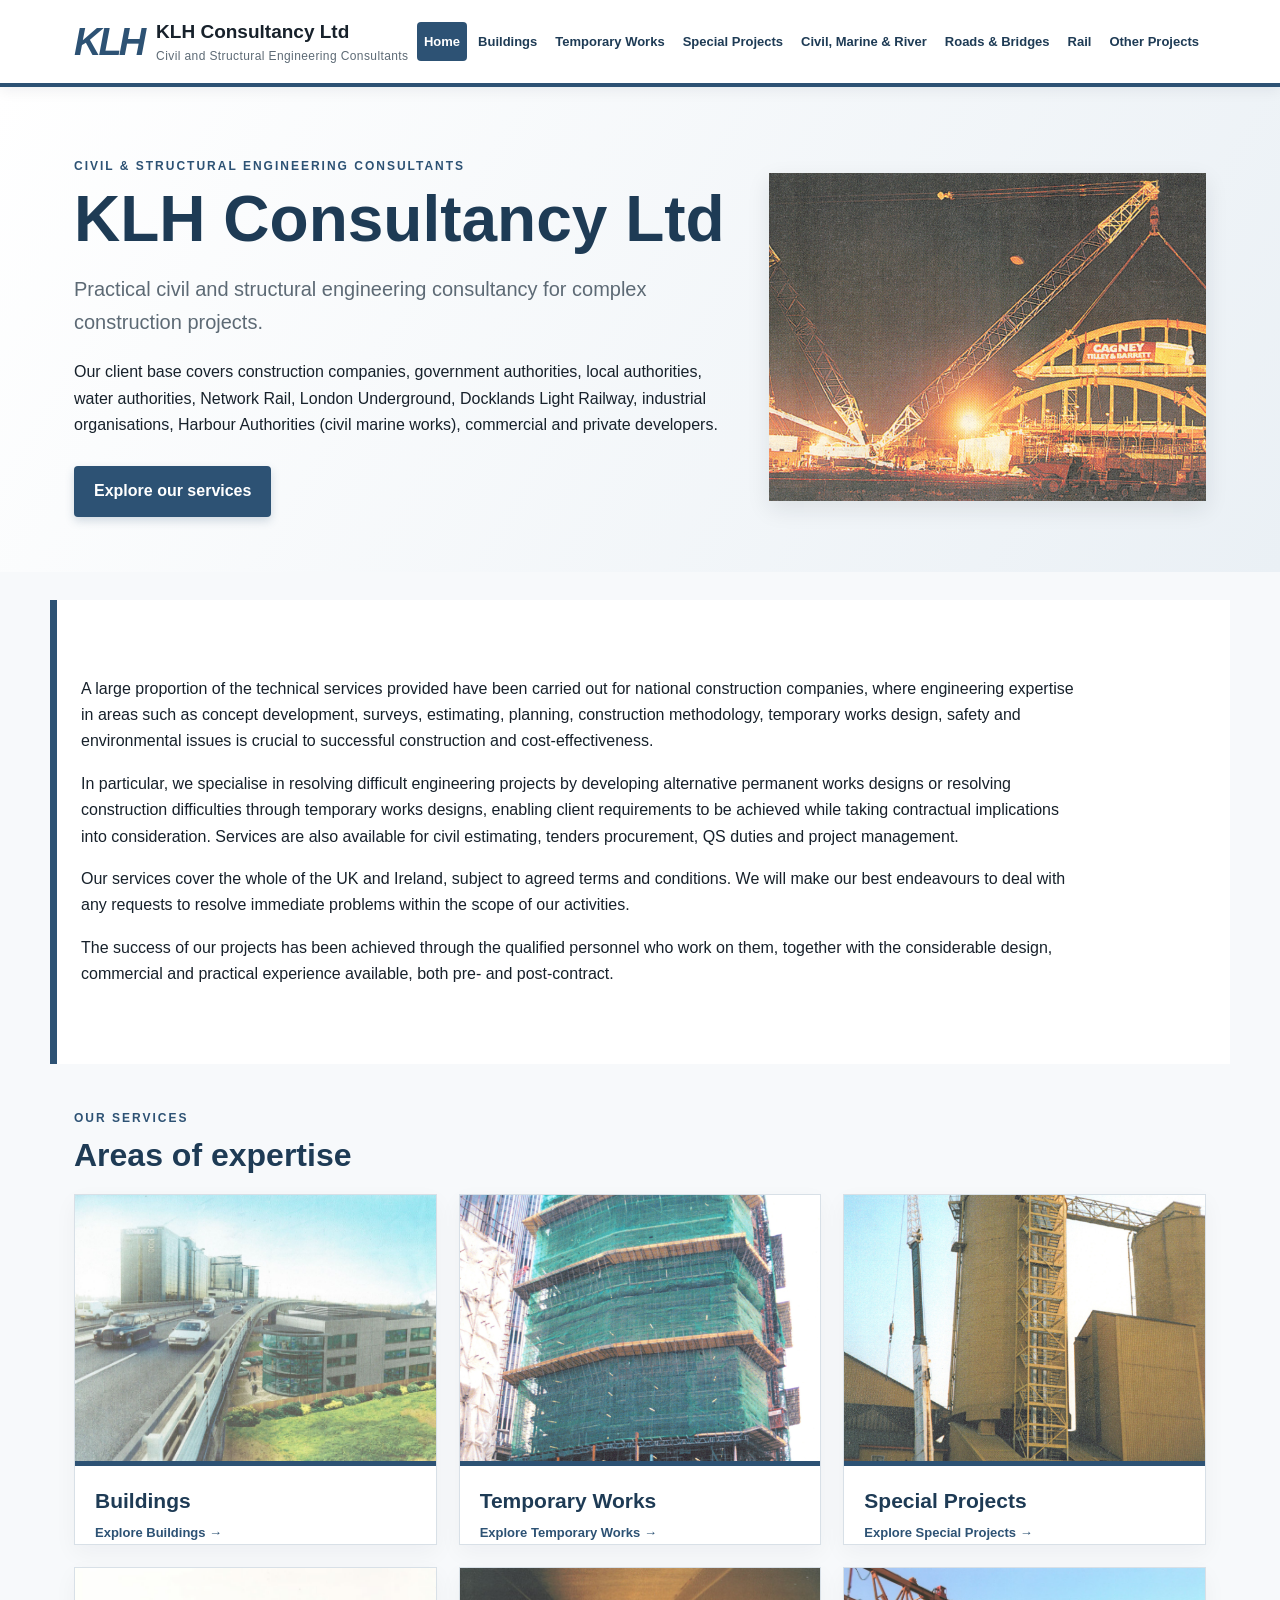
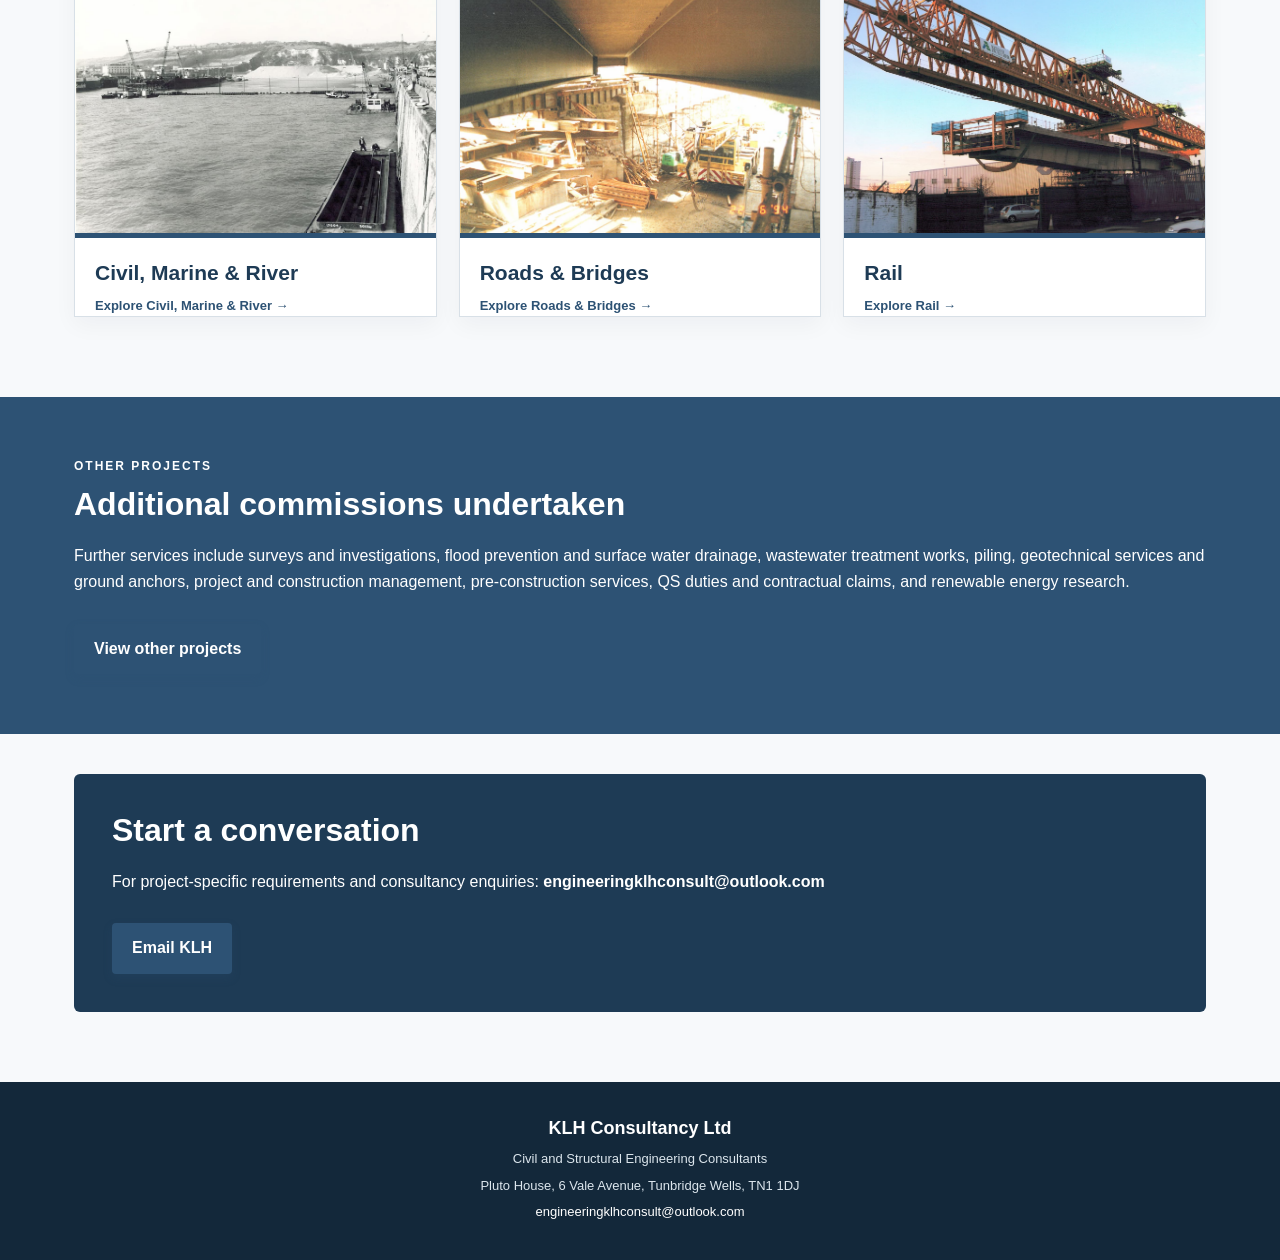
<file: index.html>
<!doctype html><html lang="en"><head><meta charset="utf-8"><meta name="viewport" content="width=device-width,initial-scale=1"><title>Home | KLH Consultancy</title><meta name="description" content="KLH Consultancy Ltd – civil and structural engineering consultants."><link rel="stylesheet" href="style.css"></head><body><header><div class="header-inner"><a class="brand" href="index.html"><div class="klh">KLH</div><div><strong>KLH Consultancy Ltd</strong><span>Civil and Structural Engineering Consultants</span></div></a><button class="menu" type="button" aria-label="Menu" onclick="document.body.classList.toggle('nav-open')">☰</button><nav><a class="active" href="index.html">Home</a><a href="buildings.html">Buildings</a><a href="temporary-works.html">Temporary Works</a><a href="special-projects.html">Special Projects</a><a href="marine-river.html">Civil, Marine &amp; River</a><a href="roads-bridges.html">Roads &amp; Bridges</a><a href="rail.html">Rail</a><a href="other-projects.html">Other Projects</a></nav></div></header><main><section class="hero"><div class="hero-copy"><p class="eyebrow">CIVIL & STRUCTURAL ENGINEERING CONSULTANTS</p><h1>KLH Consultancy Ltd</h1><p class="lead">Practical civil and structural engineering consultancy for complex construction projects.</p><p>Our client base covers construction companies, government authorities, local authorities, water authorities, Network Rail, London Underground, Docklands Light Railway, industrial organisations, Harbour Authorities (civil marine works), commercial and private developers.</p><a class="button" href="#services">Explore our services</a></div><div><button class="zoom hero-shot" type="button" data-full="images/home.jpg" data-caption=""><img src="images/home.jpg" alt="KLH Consultancy"></button></div></section><section class="intro"><p>A large proportion of the technical services provided have been carried out for national construction companies, where engineering expertise in areas such as concept development, surveys, estimating, planning, construction methodology, temporary works design, safety and environmental issues is crucial to successful construction and cost-effectiveness.</p><p>In particular, we specialise in resolving difficult engineering projects by developing alternative permanent works designs or resolving construction difficulties through temporary works designs, enabling client requirements to be achieved while taking contractual implications into consideration. Services are also available for civil estimating, tenders procurement, QS duties and project management.</p><p>Our services cover the whole of the UK and Ireland, subject to agreed terms and conditions. We will make our best endeavours to deal with any requests to resolve immediate problems within the scope of our activities.</p><p>The success of our projects has been achieved through the qualified personnel who work on them, together with the considerable design, commercial and practical experience available, both pre- and post-contract.</p></section><section id="services" class="section"><p class="eyebrow">OUR SERVICES</p><h2>Areas of expertise</h2><div class="service-grid"><a class="service-card" href="buildings.html"><img class="tile-img" src="images/buildings/buildings-01.jpg" alt="Buildings" loading="lazy"><h3>Buildings</h3><span class="read">Explore Buildings →</span></a><a class="service-card" href="temporary-works.html"><img class="tile-img" src="images/temporary-works/temporary-works-01.jpg" alt="Temporary Works" loading="lazy"><h3>Temporary Works</h3><span class="read">Explore Temporary Works →</span></a><a class="service-card" href="special-projects.html"><img class="tile-img" src="images/special-projects/special-projects-01.jpg" alt="Special Projects" loading="lazy"><h3>Special Projects</h3><span class="read">Explore Special Projects →</span></a><a class="service-card" href="marine-river.html"><img class="tile-img" src="images/marine-river/marine-river-01.jpg" alt="Civil, Marine &amp; River Projects" loading="lazy"><h3>Civil, Marine &amp; River</h3><span class="read">Explore Civil, Marine &amp; River →</span></a><a class="service-card" href="roads-bridges.html"><img class="tile-img" src="images/roads-bridges/roads-bridges-01.jpg" alt="Roads &amp; Bridges" loading="lazy"><h3>Roads &amp; Bridges</h3><span class="read">Explore Roads &amp; Bridges →</span></a><a class="service-card" href="rail.html"><img class="tile-img" src="images/rail/rail-01.jpg" alt="Rail" loading="lazy"><h3>Rail</h3><span class="read">Explore Rail →</span></a></div></section><section class="other"><p class="eyebrow">OTHER PROJECTS</p><h2>Additional commissions undertaken</h2><p>Further services include surveys and investigations, flood prevention and surface water drainage, wastewater treatment works, piling, geotechnical services and ground anchors, project and construction management, pre-construction services, QS duties and contractual claims, and renewable energy research.</p><a class="button" href="other-projects.html">View other projects</a></section><section class="cta"><h2>Start a conversation</h2><p>For project-specific requirements and consultancy enquiries: <strong>engineeringklhconsult@outlook.com</strong></p><a class="button" href="mailto:engineeringklhconsult@outlook.com">Email KLH</a></section></main><footer><strong>KLH Consultancy Ltd</strong><p>Civil and Structural Engineering Consultants</p><p>Pluto House, 6 Vale Avenue, Tunbridge Wells, TN1 1DJ</p><p class="footer-email"><a href="mailto:engineeringklhconsult@outlook.com">engineeringklhconsult@outlook.com</a></p></footer><script src="script.js"></script></body></html>
</file>
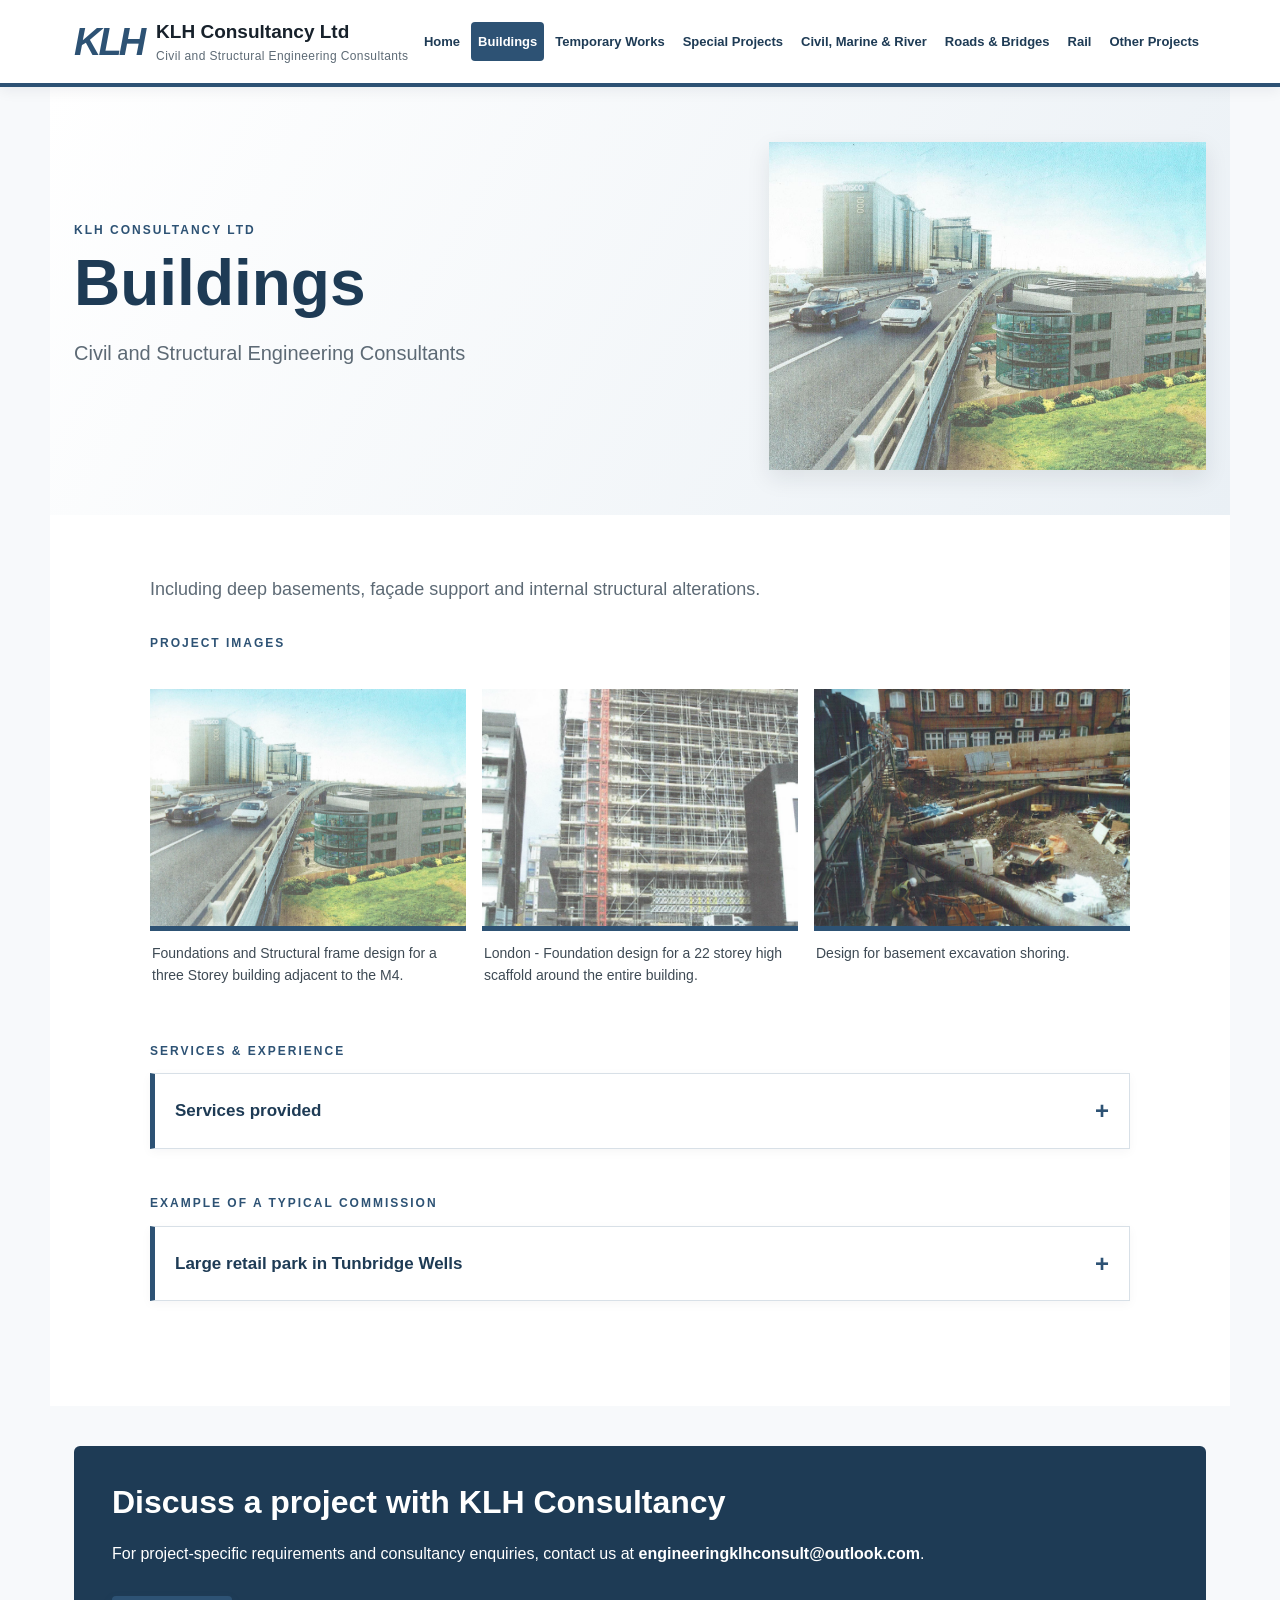
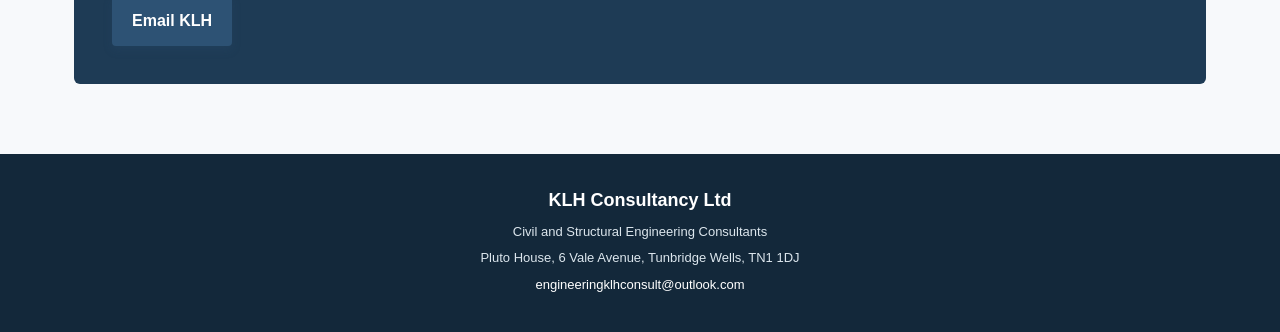
<file: buildings.html>
<!doctype html><html lang="en"><head><meta charset="utf-8"><meta name="viewport" content="width=device-width,initial-scale=1"><title>Buildings | KLH Consultancy</title><meta name="description" content="KLH Consultancy Ltd – civil and structural engineering consultants."><link rel="stylesheet" href="style.css"></head><body><header><div class="header-inner"><a class="brand" href="index.html"><div class="klh">KLH</div><div><strong>KLH Consultancy Ltd</strong><span>Civil and Structural Engineering Consultants</span></div></a><button class="menu" type="button" aria-label="Menu" onclick="document.body.classList.toggle('nav-open')">☰</button><nav><a href="index.html">Home</a><a class="active" href="buildings.html">Buildings</a><a href="temporary-works.html">Temporary Works</a><a href="special-projects.html">Special Projects</a><a href="marine-river.html">Civil, Marine &amp; River</a><a href="roads-bridges.html">Roads &amp; Bridges</a><a href="rail.html">Rail</a><a href="other-projects.html">Other Projects</a></nav></div></header><main><section class="page-hero"><div><p class="eyebrow">KLH CONSULTANCY LTD</p><h1>Buildings</h1><p class="lead">Civil and Structural Engineering Consultants</p></div><div><button class="zoom hero-shot" type="button" data-full="images/buildings/buildings-01.jpg" data-caption="Foundations and Structural frame design for a three Storey building adjacent to the M4."><img src="images/buildings/buildings-01.jpg" alt="Buildings"></button></div></section><div class="content-wrap"><article class="content"><div class="content-intro"><p>Including deep basements, façade support and internal structural alterations.</p></div><p class="section-label">PROJECT IMAGES</p><div class="gallery" style="--n:3"><figure class="shot"><button class="zoom" type="button" data-full="images/buildings/buildings-01.jpg" data-caption="Foundations and Structural frame design for a three Storey building adjacent to the M4."><img src="images/buildings/buildings-01.jpg" alt="Foundations and Structural frame design for a three Storey building adjacent to the M4." loading="lazy"></button><figcaption>Foundations and Structural frame design for a three Storey building adjacent to the M4.</figcaption></figure><figure class="shot"><button class="zoom" type="button" data-full="images/buildings/buildings-02.jpg" data-caption="London - Foundation design for a 22 storey high scaffold around the entire building."><img src="images/buildings/buildings-02.jpg" alt="London - Foundation design for a 22 storey high scaffold around the entire building." loading="lazy"></button><figcaption>London - Foundation design for a 22 storey high scaffold around the entire building.</figcaption></figure><figure class="shot"><button class="zoom" type="button" data-full="images/buildings/buildings-03.jpg" data-caption="Design for basement excavation shoring."><img src="images/buildings/buildings-03.jpg" alt="Design for basement excavation shoring." loading="lazy"></button><figcaption>Design for basement excavation shoring.</figcaption></figure></div><p class="section-label">SERVICES &amp; EXPERIENCE</p><div class="accordion"><details><summary>Services provided</summary><div class="detail-body"><ul><li>Site surveys – topographical surveys and identification of drains and existing services, together with contamination and geotechnical investigations.</li><li>Structural surveys and settlement monitoring, both non-intrusive and intrusive.</li><li>Underpinning – all types, depending on the best solution, including small-diameter bored piling with beams where necessary, together with site management and control of the operations by the contractor. Contracts can be arranged and administered for the project.</li><li>Structural design of deep basements, together with temporary works design, construction sequence and methodology, including drawings and specifications.</li><li>Compliance with current CDM design regulations, Eurocodes, British Standards and Building Regulations, together with the current BS 5975 code for temporary works and relevant scaffolding codes.</li></ul></div></details></div><p class="section-label">EXAMPLE OF A TYPICAL COMMISSION</p><div class="accordion"><details><summary>Large retail park in Tunbridge Wells</summary><div class="detail-body"><p>Acted as consultants to Design &amp; Build contractors on earthworks and piled foundations for large warehouse-type buildings and retaining walls.</p></div></details></div></article></div><section class="cta"><h2>Discuss a project with KLH Consultancy</h2><p>For project-specific requirements and consultancy enquiries, contact us at <strong>engineeringklhconsult@outlook.com</strong>.</p><a class="button" href="mailto:engineeringklhconsult@outlook.com">Email KLH</a></section></main><footer><strong>KLH Consultancy Ltd</strong><p>Civil and Structural Engineering Consultants</p><p>Pluto House, 6 Vale Avenue, Tunbridge Wells, TN1 1DJ</p><p class="footer-email"><a href="mailto:engineeringklhconsult@outlook.com">engineeringklhconsult@outlook.com</a></p></footer><script src="script.js"></script></body></html>
</file>
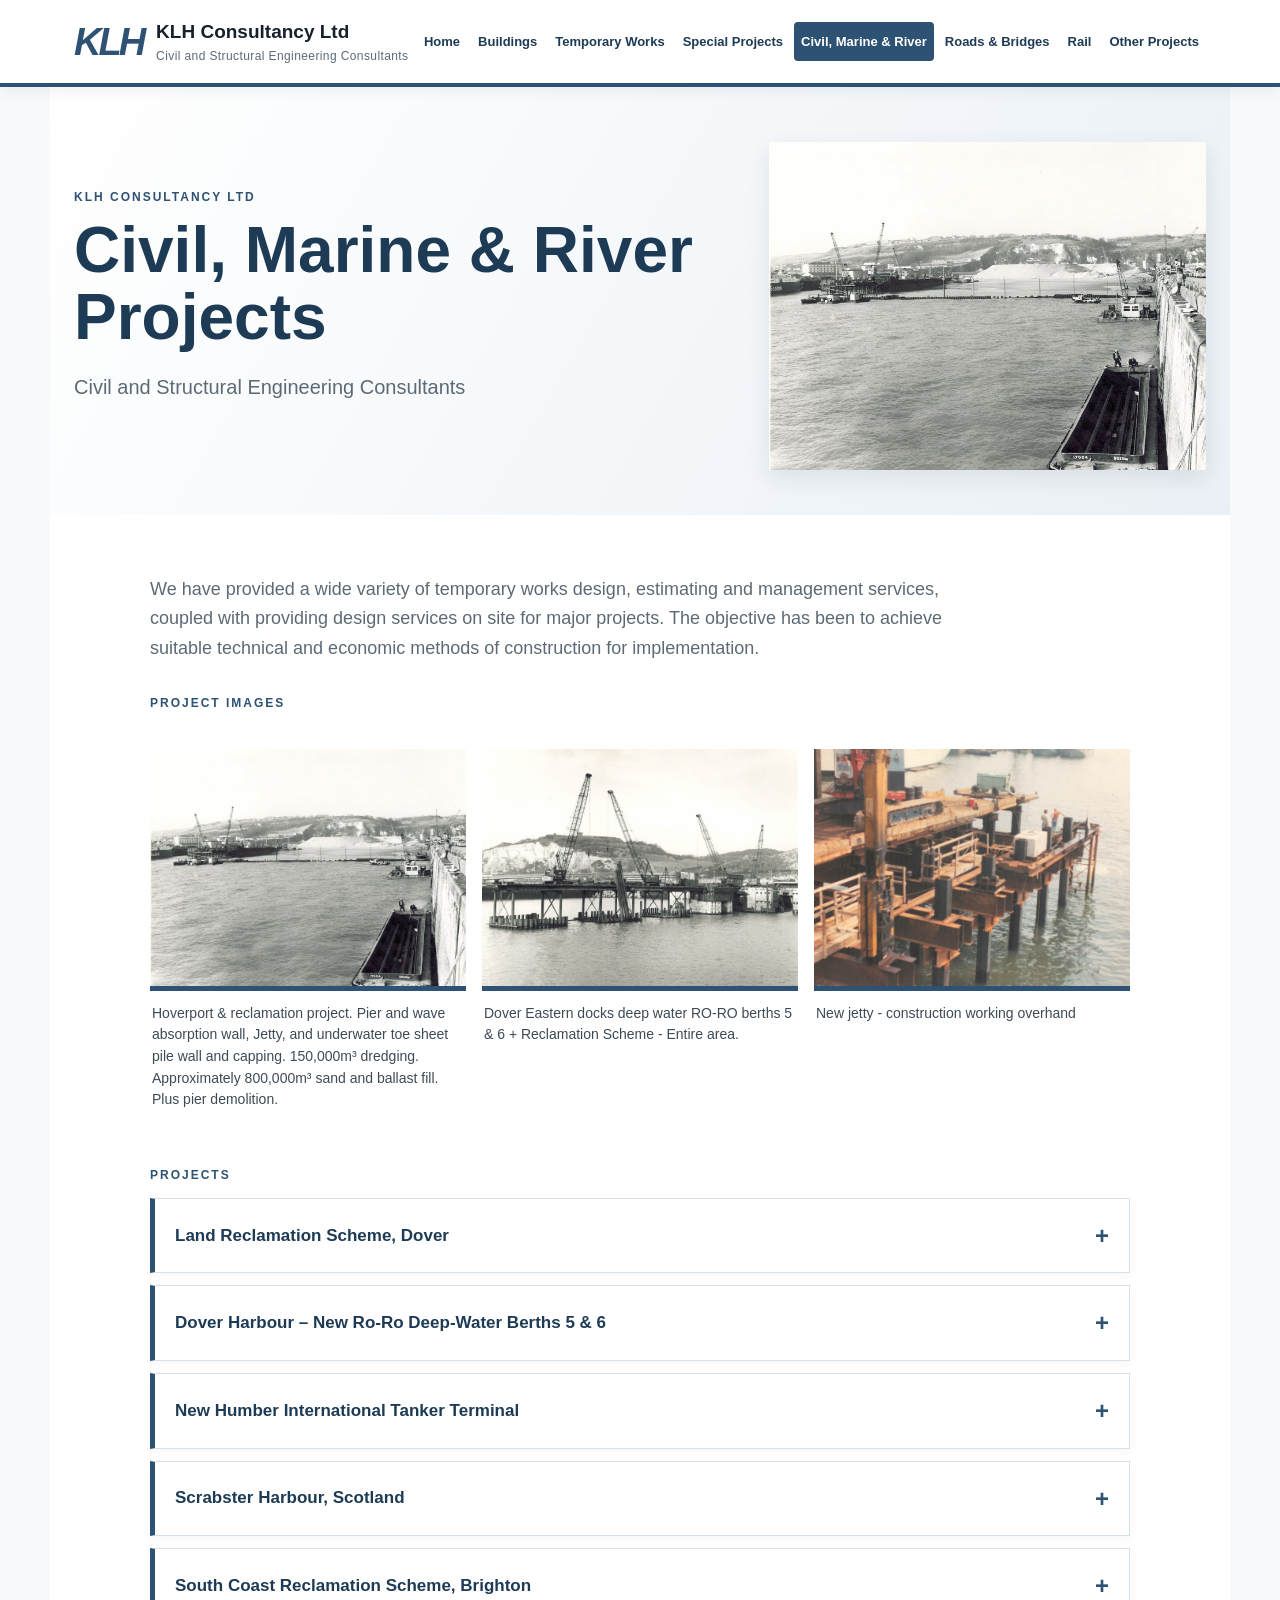
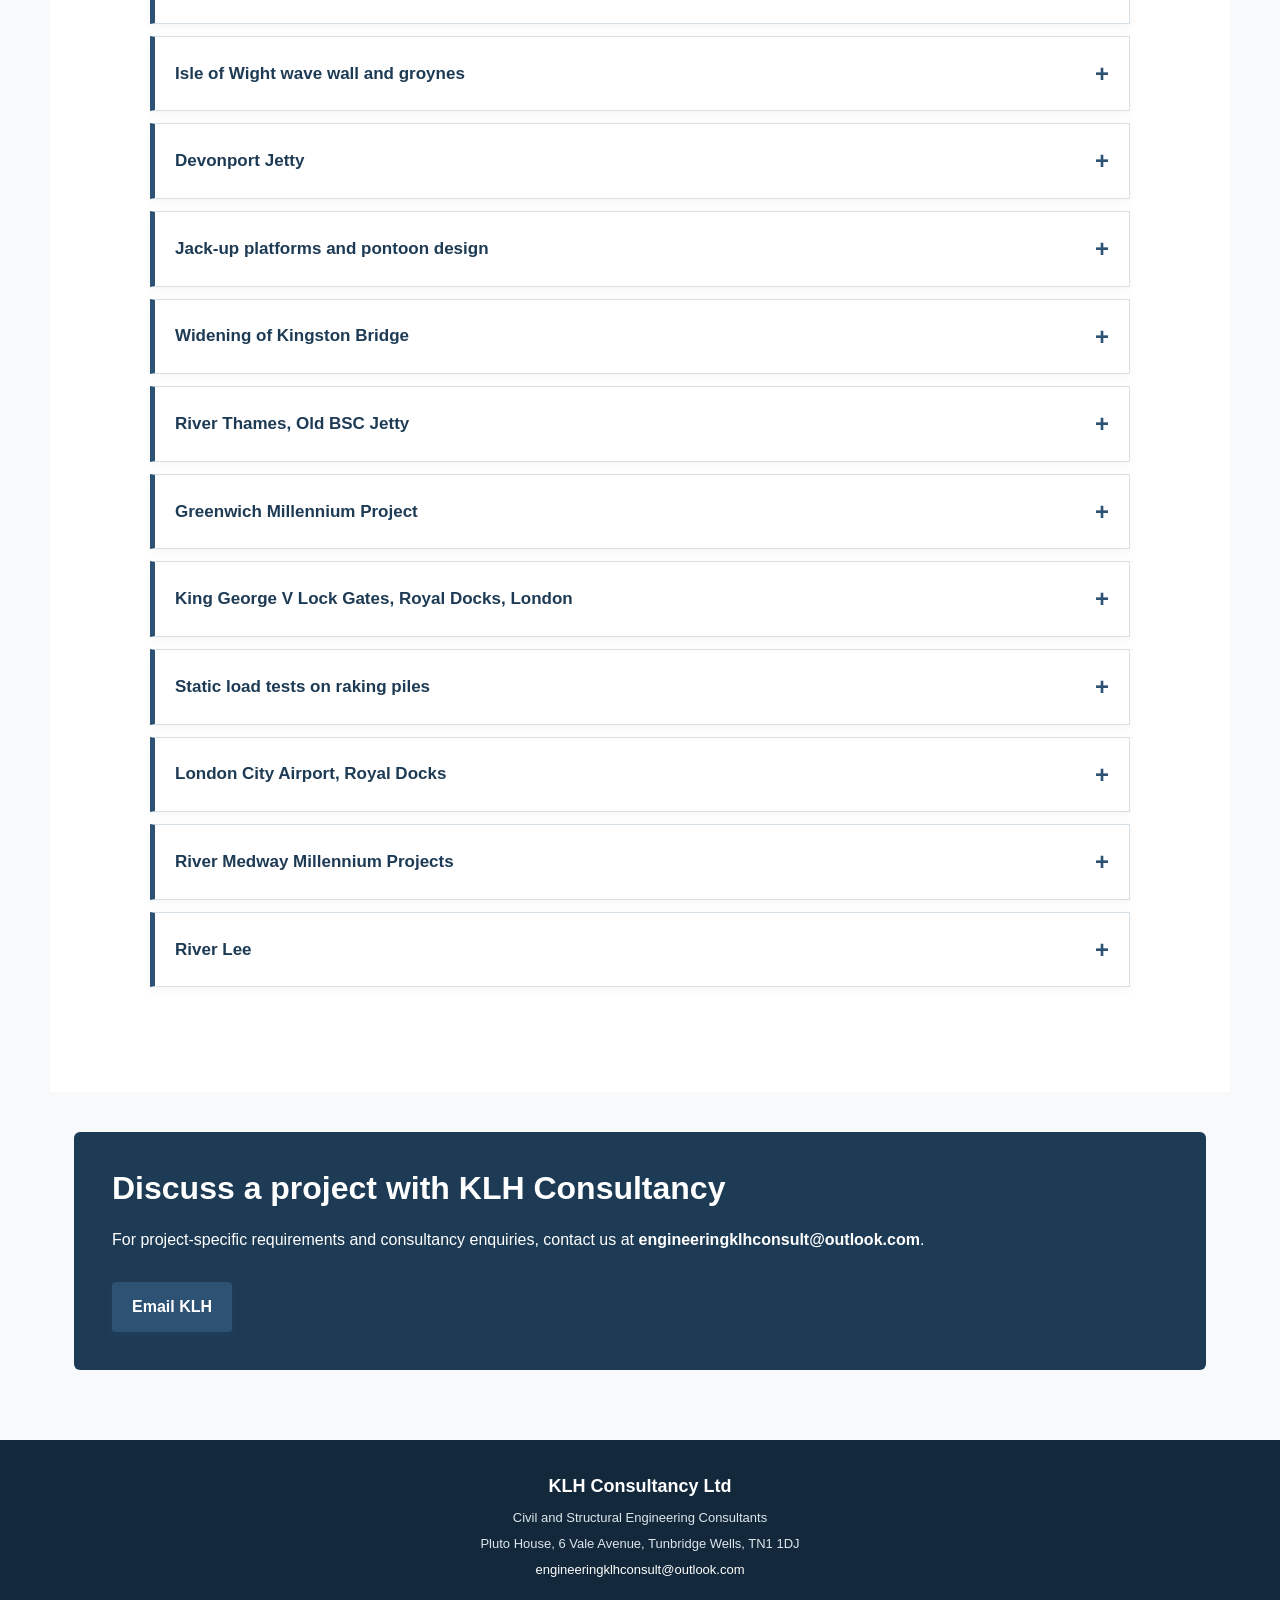
<file: marine-river.html>
<!doctype html><html lang="en"><head><meta charset="utf-8"><meta name="viewport" content="width=device-width,initial-scale=1"><title>Civil, Marine &amp; River Projects | KLH Consultancy</title><meta name="description" content="KLH Consultancy Ltd – civil and structural engineering consultants."><link rel="stylesheet" href="style.css"></head><body><header><div class="header-inner"><a class="brand" href="index.html"><div class="klh">KLH</div><div><strong>KLH Consultancy Ltd</strong><span>Civil and Structural Engineering Consultants</span></div></a><button class="menu" type="button" aria-label="Menu" onclick="document.body.classList.toggle('nav-open')">☰</button><nav><a href="index.html">Home</a><a href="buildings.html">Buildings</a><a href="temporary-works.html">Temporary Works</a><a href="special-projects.html">Special Projects</a><a class="active" href="marine-river.html">Civil, Marine &amp; River</a><a href="roads-bridges.html">Roads &amp; Bridges</a><a href="rail.html">Rail</a><a href="other-projects.html">Other Projects</a></nav></div></header><main><section class="page-hero"><div><p class="eyebrow">KLH CONSULTANCY LTD</p><h1>Civil, Marine &amp; River Projects</h1><p class="lead">Civil and Structural Engineering Consultants</p></div><div><button class="zoom hero-shot" type="button" data-full="images/marine-river/marine-river-01.jpg" data-caption="Hoverport &amp; reclamation project. Pier and wave absorption wall, Jetty, and underwater toe sheet pile wall and capping. 150,000m³ dredging. Approximately 800,000m³ sand and ballast fill. Plus pier demolition."><img src="images/marine-river/marine-river-01.jpg" alt="Civil, Marine &amp; River Projects"></button></div></section><div class="content-wrap"><article class="content"><div class="content-intro"><p>We have provided a wide variety of temporary works design, estimating and management services, coupled with providing design services on site for major projects. The objective has been to achieve suitable technical and economic methods of construction for implementation.</p></div><p class="section-label">PROJECT IMAGES</p><div class="gallery" style="--n:3"><figure class="shot"><button class="zoom" type="button" data-full="images/marine-river/marine-river-01.jpg" data-caption="Hoverport &amp; reclamation project. Pier and wave absorption wall, Jetty, and underwater toe sheet pile wall and capping. 150,000m³ dredging. Approximately 800,000m³ sand and ballast fill. Plus pier demolition."><img src="images/marine-river/marine-river-01.jpg" alt="Hoverport &amp; reclamation project. Pier and wave absorption wall, Jetty, and underwater toe " loading="lazy"></button><figcaption>Hoverport &amp; reclamation project. Pier and wave absorption wall, Jetty, and underwater toe sheet pile wall and capping. 150,000m³ dredging. Approximately 800,000m³ sand and ballast fill. Plus pier demolition.</figcaption></figure><figure class="shot"><button class="zoom" type="button" data-full="images/marine-river/marine-river-02.jpg" data-caption="Dover Eastern docks deep water RO-RO berths 5 &amp; 6 + Reclamation Scheme - Entire area."><img src="images/marine-river/marine-river-02.jpg" alt="Dover Eastern docks deep water RO-RO berths 5 &amp; 6 + Reclamation Scheme - Entire area." loading="lazy"></button><figcaption>Dover Eastern docks deep water RO-RO berths 5 &amp; 6 + Reclamation Scheme - Entire area.</figcaption></figure><figure class="shot"><button class="zoom" type="button" data-full="images/marine-river/marine-river-03.jpg" data-caption="New jetty - construction working overhand"><img src="images/marine-river/marine-river-03.jpg" alt="New jetty - construction working overhand" loading="lazy"></button><figcaption>New jetty - construction working overhand</figcaption></figure></div><p class="section-label">PROJECTS</p><div class="accordion"><details><summary>Land Reclamation Scheme, Dover</summary><div class="detail-body"><p>250,000m³ of sea-dredged ballast and 500m of two-walled cofferdam retaining structures. Constructed using overhand working techniques with attendant pontoons and tugs, with 130,000m³ of fill placed into the cofferdams. Temporary works designs and Deputy Project Manager services.</p></div></details><details><summary>Dover Harbour – New Ro-Ro Deep-Water Berths 5 &amp; 6</summary><div class="detail-body"><p>Reclamation fill of approximately 800,000 tonnes, 400m of retaining two-walled sheet-piled cofferdams, five berthing dolphin cells, each containing 2,500m³ of pumped concrete, concrete approach ramps and coastal protection reinforced-concrete units. The majority of the works were constructed using overhand techniques with attendant pontoons, tugs and barges. We acted as a resident consultant on site for design and checking duties, together with providing advice on contractual matters.</p></div></details><details><summary>New Humber International Tanker Terminal</summary><div class="detail-body"><p>Compiling JV tender.</p></div></details><details><summary>Scrabster Harbour, Scotland</summary><div class="detail-body"><p>Jetty calculations and drawings to substantiate a contractual claim.</p></div></details><details><summary>South Coast Reclamation Scheme, Brighton</summary><div class="detail-body"><p>Tender compilation.</p></div></details><details><summary>Isle of Wight wave wall and groynes</summary><div class="detail-body"><p>Project Manager for a reinforced-concrete wave wall with apron and 16 groynes on the Isle of Wight. The toe of the wave-wall apron was redesigned by us using sheet piles, saving operational cost and time.</p></div></details><details><summary>Devonport Jetty</summary><div class="detail-body"><p>Full temporary works design to work off permanent piles using overhand construction techniques, with a 45-tonne crawler crane and 5-tonne piling hammer. Cast-in-situ jetty deck using jacked rolling soffit formwork.</p></div></details><details><summary>Jack-up platforms and pontoon design</summary><div class="detail-body"><p>Stability checks.</p></div></details><details><summary>Widening of Kingston Bridge</summary><div class="detail-body"><p>Extension of both abutments and all intermediate piers over the River Thames at Kingston; Category 3 checks on cofferdams.</p></div></details><details><summary>River Thames, Old BSC Jetty</summary><div class="detail-body"><p>Survey for demolition and method provided for the contractor.</p></div></details><details><summary>Greenwich Millennium Project</summary><div class="detail-body"><p>Tender and temporary works for the south-west outfall cofferdam in the Thames.</p></div></details><details><summary>King George V Lock Gates, Royal Docks, London</summary><div class="detail-body"><p>Checks on pile-driving leaders.</p></div></details><details><summary>Static load tests on raking piles</summary><div class="detail-body"><p>Designed arrangement for static load tests of 5,000 kN on 1-in-3 raking piles, 900mm diameter, some in tension.</p></div></details><details><summary>London City Airport, Royal Docks</summary><div class="detail-body"><p>Proposals to extend runways.</p></div></details><details><summary>River Medway Millennium Projects</summary><div class="detail-body"><p>Bank stabilisation designs comprising king piles with anchor blocks and ties, boarded between. Piled platform in the Medway for Maidstone rowing club.</p></div></details><details><summary>River Lee</summary><div class="detail-body"><p>David Stoker flood gates. Temporary flood-gate design and cofferdams.</p></div></details></div></article></div><section class="cta"><h2>Discuss a project with KLH Consultancy</h2><p>For project-specific requirements and consultancy enquiries, contact us at <strong>engineeringklhconsult@outlook.com</strong>.</p><a class="button" href="mailto:engineeringklhconsult@outlook.com">Email KLH</a></section></main><footer><strong>KLH Consultancy Ltd</strong><p>Civil and Structural Engineering Consultants</p><p>Pluto House, 6 Vale Avenue, Tunbridge Wells, TN1 1DJ</p><p class="footer-email"><a href="mailto:engineeringklhconsult@outlook.com">engineeringklhconsult@outlook.com</a></p></footer><script src="script.js"></script></body></html>
</file>
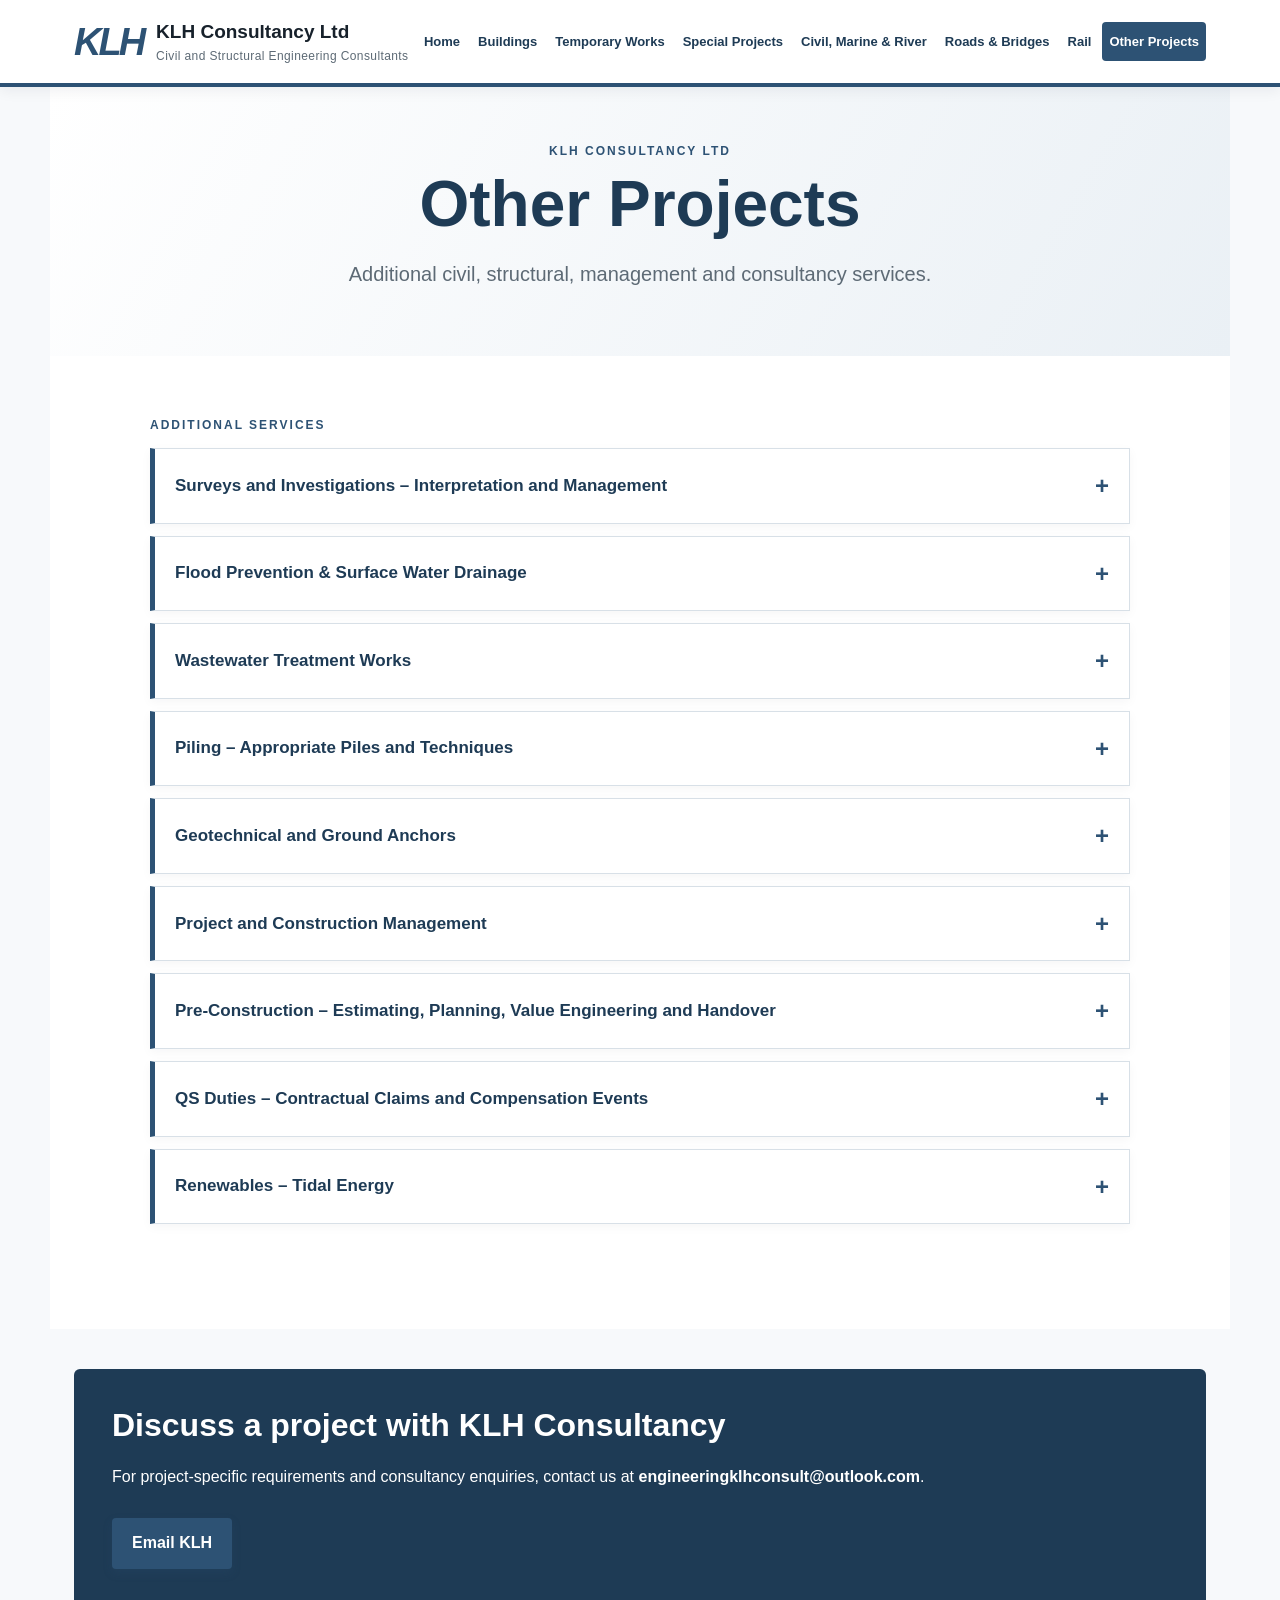
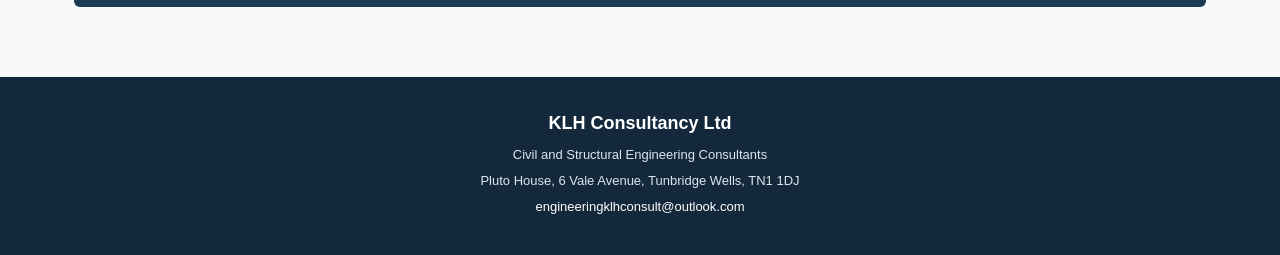
<file: other-projects.html>
<!doctype html><html lang="en"><head><meta charset="utf-8"><meta name="viewport" content="width=device-width,initial-scale=1"><title>Other Projects | KLH Consultancy</title><meta name="description" content="KLH Consultancy Ltd – civil and structural engineering consultants."><link rel="stylesheet" href="style.css"></head><body><header><div class="header-inner"><a class="brand" href="index.html"><div class="klh">KLH</div><div><strong>KLH Consultancy Ltd</strong><span>Civil and Structural Engineering Consultants</span></div></a><button class="menu" type="button" aria-label="Menu" onclick="document.body.classList.toggle('nav-open')">☰</button><nav><a href="index.html">Home</a><a href="buildings.html">Buildings</a><a href="temporary-works.html">Temporary Works</a><a href="special-projects.html">Special Projects</a><a href="marine-river.html">Civil, Marine &amp; River</a><a href="roads-bridges.html">Roads &amp; Bridges</a><a href="rail.html">Rail</a><a class="active" href="other-projects.html">Other Projects</a></nav></div></header><main><section class="page-hero centered"><div><p class="eyebrow">KLH CONSULTANCY LTD</p><h1>Other Projects</h1><p class="lead">Additional civil, structural, management and consultancy services.</p></div></section><div class="content-wrap"><article class="content"><p class="section-label">ADDITIONAL SERVICES</p><div class="accordion"><details><summary>Surveys and Investigations – Interpretation and Management</summary><div class="detail-body"><p>Services provided on clients&#x27; behalf:</p><ul><li>Topographical surveys, including establishing existing services</li><li>Geotechnical investigations, engagement and management</li><li>Hydrographic surveys from vessels or by divers, including engagement and management</li><li>Contamination investigations, engagement and management</li><li>Flood risk investigations</li><li>Drainage – foul drainage and surface water networks</li><li>Settlement control – monitoring of movement and underpinning solutions</li><li>Surface water and foul sewer drainage systems</li></ul><p>Full survey drawings and investigation reports are provided for all items as detailed in the contract with the client.</p></div></details><details><summary>Flood Prevention &amp; Surface Water Drainage</summary><div class="detail-body"><p><strong>Design Services and Measures</strong></p><p>Survey and checks on existing conditions, including liaison with the relevant Authorities and Environment Agency regarding rainfall predictions and tidal effects where necessary, together with consideration of topographical and geotechnical features.</p><p>Full review of actual flooding in the area and the existing outlets and drainage provisions already in place.</p><p>A Surface Water Drainage Strategy (SWDS) is established, with compliance with Sustainable Drainage Systems (SuDS) requirements, and a report produced.</p><p>A site visit is necessary to acquire details of the client&#x27;s existing flooding problems or proposals regarding any new development, together with any advice or constraints identified by the Authorities, in order to provide a satisfactory and viable scheme for planning approval.</p><p>Filtration tests for soakaways are also available.</p></div></details><details><summary>Wastewater Treatment Works</summary><div class="detail-body"><p>We were the Project Manager for the main contractor for the extension to Leatherhead Sewage Treatment Works, involving the construction of a pumping station, two large reinforced-concrete oxidation tanks, various pipelines and alterations to existing parts of the treatment works.</p><p>In a consultancy capacity, we also provided estimates for caissons, shafts, pipelines and construction for various improvement schemes for a national contractor at the Water Authorities&#x27; offices at Maple Lodge Sewage Treatment Works in Hertfordshire.</p><p>Cost analysis, site construction management services and temporary works designs are available.</p></div></details><details><summary>Piling – Appropriate Piles and Techniques</summary><div class="detail-body"><p>Advice on the appropriate type of piling, design and application is available.</p><p>We can arrange and manage enquiries, contracts and site management for piling works and advise on a suitable piling contractor.</p><p>Advice provided would be taken into account for the following:</p><p>Establishing the required pile-bearing working loads and arrange piling enquiries, including the relevant geotechnical investigations and contract conditions. Also advise on the most suitable and cost-effective contractor to engage.</p></div></details><details><summary>Geotechnical and Ground Anchors</summary><div class="detail-body"><p>Following appraisal of geotechnical maps of the area, the project concept and site layout, We can advise on the type and number of boreholes required.</p><p>Additional soil tests, including rock testing, may be needed if geotextiles are to be used to prevent slippage of embankment surfaces, and similarly if ground anchors are proposed or rockfall-retention frames are required.</p></div></details><details><summary>Project and Construction Management</summary><div class="detail-body"><p>We can act as the client&#x27;s appointed Administrator, Project Manager or The Engineer on proposed civil construction project contracts from conception to completion, subject to the terms and conditions of the professional services contract arranged between us and the client.</p><p>The terms and conditions can take many forms, including:</p><ul><li>NEC4 professional services terms and conditions</li><li>Administrator and QS services under the RICS terms and conditions for JCT works contracts</li><li>Engineer services under contracts previously derived from the 5th and 6th Editions of the old ICE contracts, now available via the Association of Consulting Engineers</li><li>An entirely bespoke professional services contract derived and agreed between the client and us.</li></ul></div></details><details><summary>Pre-Construction – Estimating, Planning, Value Engineering and Handover</summary><div class="detail-body"><p>We have the capacity and resources to provide complete civil engineering estimates and tender submissions, including taking off quantities and forwarding all necessary particulars to material suppliers and potential subcontractors, with appropriate conditions in line with the main contract terms and conditions.</p><p>Liaison with the client&#x27;s representatives would form part of our duties, together with dealing with any tender ancillary information forwarded with the tender bid.</p><p>Planning the works and methods of construction would be developed during the compilation of the tender, and a full programme for the works derived.</p><p>We have 10 years&#x27; experience in producing heavy engineering tenders, including approximately four years running an estimating department.</p><p>All types of tenders have been produced, from potable water supply rising mains, pumping stations and reservoirs to large reclamation schemes involving up to 5 million m³ of earthworks.</p><p>Experience also includes coast protection works with aprons, reinforced-concrete wave walls and groynes; road and bridge works; and Network Rail bridges and platforms.</p><p>Other tender experience includes cofferdams in the Thames for a new south-west outfall for the Greenwich Millennium site, and marine works tenders such as the deep-water berth for tankers at Immingham on the Humber.</p><p>Tenders have also been produced for major road and bridge works in Ireland.</p><p>Full procedures for compiling and submitting a tender will be produced when an enquiry is made to use our services.</p></div></details><details><summary>QS Duties – Contractual Claims and Compensation Events</summary><div class="detail-body"><p>We have personally provided Senior QS services on projects on behalf of main contractors and major subcontractors, including providing guidance to junior surveyors.</p><p>Contractual advice has been provided to many contractors, and contractual claims have also been compiled.</p></div></details><details><summary>Renewables – Tidal Energy</summary><div class="detail-body"><p>Currently, investigations and research are being undertaken regarding tidal energy.</p><p>Although a great deal of information and work has been produced and carried out by other organisations in this field, we are confident that the particular concept under review by us has not yet been explored or presented.</p></div></details></div></article></div><section class="cta"><h2>Discuss a project with KLH Consultancy</h2><p>For project-specific requirements and consultancy enquiries, contact us at <strong>engineeringklhconsult@outlook.com</strong>.</p><a class="button" href="mailto:engineeringklhconsult@outlook.com">Email KLH</a></section></main><footer><strong>KLH Consultancy Ltd</strong><p>Civil and Structural Engineering Consultants</p><p>Pluto House, 6 Vale Avenue, Tunbridge Wells, TN1 1DJ</p><p class="footer-email"><a href="mailto:engineeringklhconsult@outlook.com">engineeringklhconsult@outlook.com</a></p></footer><script src="script.js"></script></body></html>
</file>
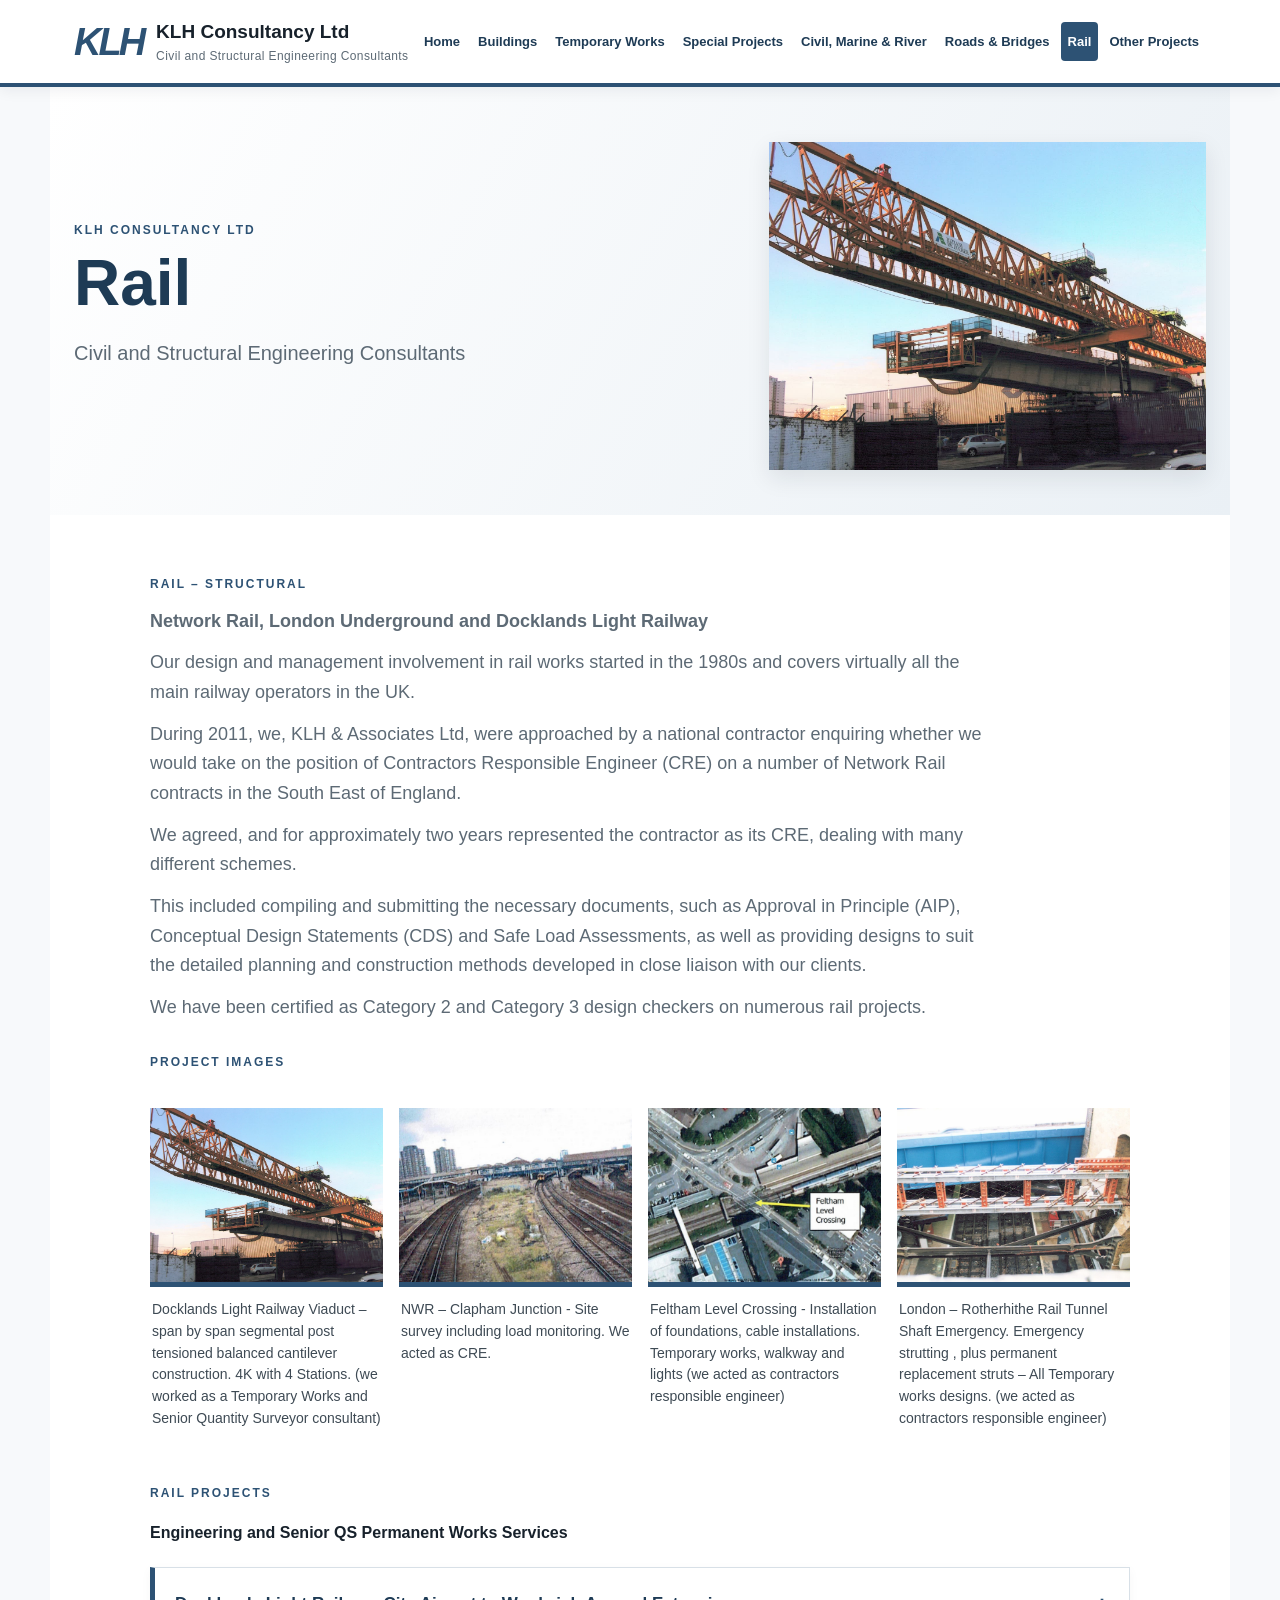
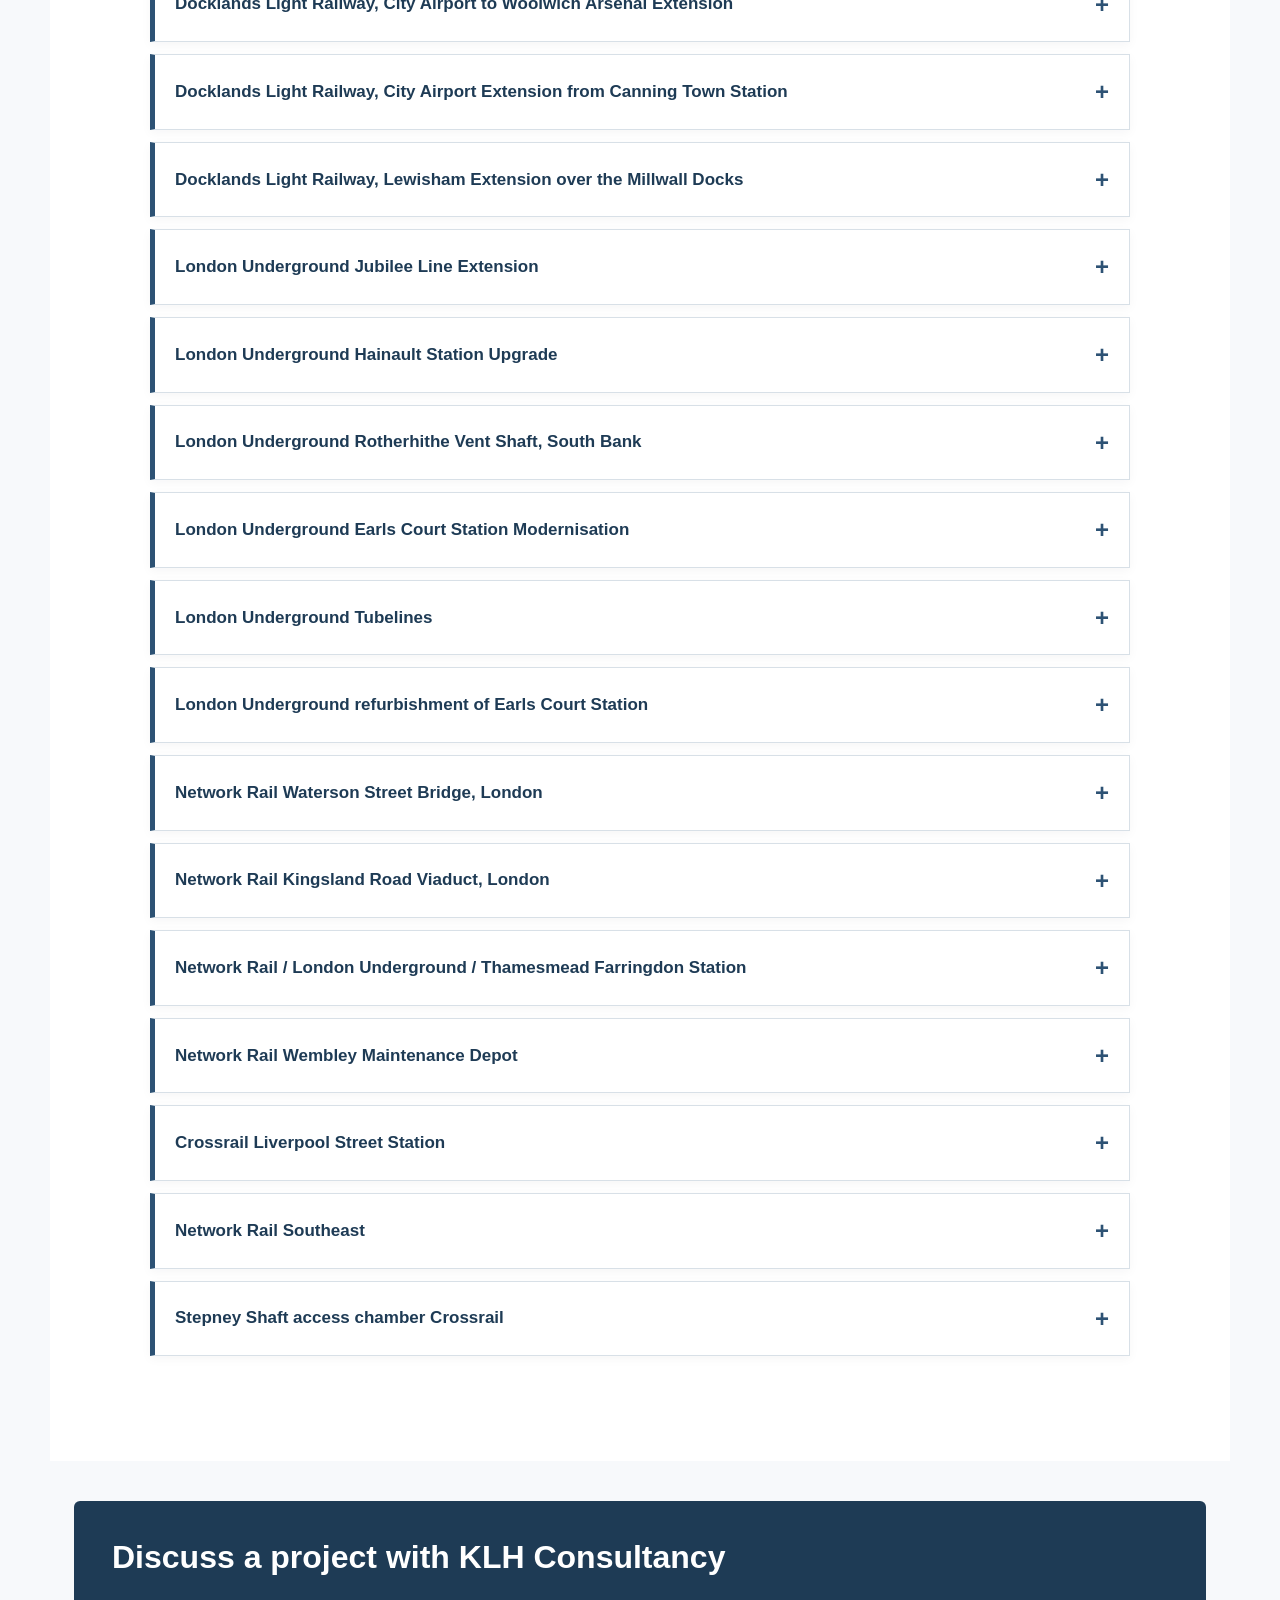
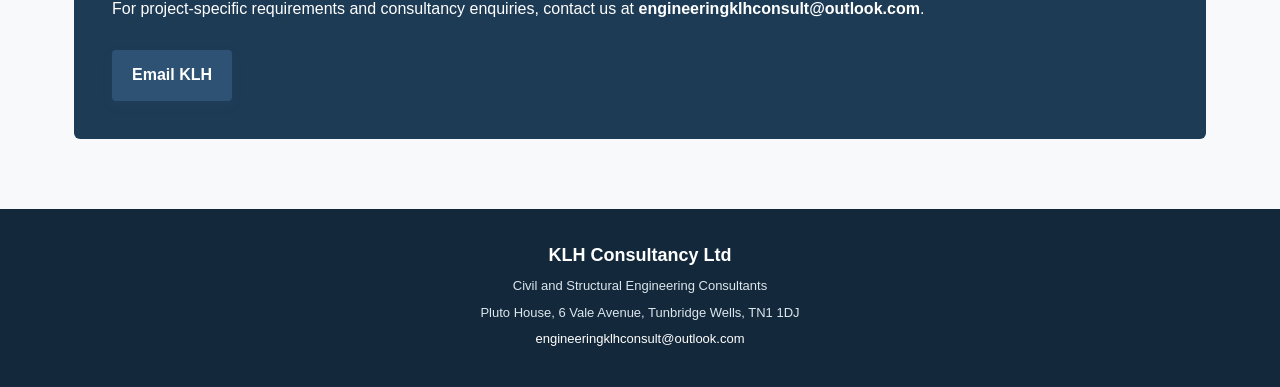
<file: rail.html>
<!doctype html><html lang="en"><head><meta charset="utf-8"><meta name="viewport" content="width=device-width,initial-scale=1"><title>Rail | KLH Consultancy</title><meta name="description" content="KLH Consultancy Ltd – civil and structural engineering consultants."><link rel="stylesheet" href="style.css"></head><body><header><div class="header-inner"><a class="brand" href="index.html"><div class="klh">KLH</div><div><strong>KLH Consultancy Ltd</strong><span>Civil and Structural Engineering Consultants</span></div></a><button class="menu" type="button" aria-label="Menu" onclick="document.body.classList.toggle('nav-open')">☰</button><nav><a href="index.html">Home</a><a href="buildings.html">Buildings</a><a href="temporary-works.html">Temporary Works</a><a href="special-projects.html">Special Projects</a><a href="marine-river.html">Civil, Marine &amp; River</a><a href="roads-bridges.html">Roads &amp; Bridges</a><a class="active" href="rail.html">Rail</a><a href="other-projects.html">Other Projects</a></nav></div></header><main><section class="page-hero"><div><p class="eyebrow">KLH CONSULTANCY LTD</p><h1>Rail</h1><p class="lead">Civil and Structural Engineering Consultants</p></div><div><button class="zoom hero-shot" type="button" data-full="images/rail/rail-01.jpg" data-caption="Docklands Light Railway Viaduct – span by span segmental post tensioned balanced cantilever construction. 4K with 4 Stations. (we worked as a Temporary Works and Senior Quantity Surveyor consultant)"><img src="images/rail/rail-01.jpg" alt="Rail"></button></div></section><div class="content-wrap"><article class="content"><div class="content-intro"><p class="section-label">RAIL – STRUCTURAL</p><p><strong>Network Rail, London Underground and Docklands Light Railway</strong></p><p>Our design and management involvement in rail works started in the 1980s and covers virtually all the main railway operators in the UK.</p><p>During 2011, we, KLH &amp; Associates Ltd, were approached by a national contractor enquiring whether we would take on the position of Contractors Responsible Engineer (CRE) on a number of Network Rail contracts in the South East of England.</p><p>We agreed, and for approximately two years represented the contractor as its CRE, dealing with many different schemes.</p><p>This included compiling and submitting the necessary documents, such as Approval in Principle (AIP), Conceptual Design Statements (CDS) and Safe Load Assessments, as well as providing designs to suit the detailed planning and construction methods developed in close liaison with our clients.</p><p>We have been certified as Category 2 and Category 3 design checkers on numerous rail projects.</p></div><p class="section-label">PROJECT IMAGES</p><div class="gallery" style="--n:4"><figure class="shot"><button class="zoom" type="button" data-full="images/rail/rail-01.jpg" data-caption="Docklands Light Railway Viaduct – span by span segmental post tensioned balanced cantilever construction. 4K with 4 Stations. (we worked as a Temporary Works and Senior Quantity Surveyor consultant)"><img src="images/rail/rail-01.jpg" alt="Docklands Light Railway Viaduct – span by span segmental post tensioned balanced cantileve" loading="lazy"></button><figcaption>Docklands Light Railway Viaduct – span by span segmental post tensioned balanced cantilever construction. 4K with 4 Stations. (we worked as a Temporary Works and Senior Quantity Surveyor consultant)</figcaption></figure><figure class="shot"><button class="zoom" type="button" data-full="images/rail/rail-02.jpg" data-caption="NWR – Clapham Junction - Site survey including load monitoring. We acted as CRE."><img src="images/rail/rail-02.jpg" alt="NWR – Clapham Junction - Site survey including load monitoring. We acted as CRE." loading="lazy"></button><figcaption>NWR – Clapham Junction - Site survey including load monitoring. We acted as CRE.</figcaption></figure><figure class="shot"><button class="zoom" type="button" data-full="images/rail/rail-03.jpg" data-caption="Feltham Level Crossing - Installation of foundations, cable installations. Temporary works, walkway and lights (we acted as contractors responsible engineer)"><img src="images/rail/rail-03.jpg" alt="Feltham Level Crossing - Installation of foundations, cable installations. Temporary works" loading="lazy"></button><figcaption>Feltham Level Crossing - Installation of foundations, cable installations. Temporary works, walkway and lights (we acted as contractors responsible engineer)</figcaption></figure><figure class="shot"><button class="zoom" type="button" data-full="images/rail/rail-04.jpg" data-caption="London – Rotherhithe Rail Tunnel Shaft Emergency. Emergency strutting , plus permanent replacement struts – All Temporary works designs. (we acted as contractors responsible engineer)"><img src="images/rail/rail-04.jpg" alt="London – Rotherhithe Rail Tunnel Shaft Emergency. Emergency strutting , plus permanent rep" loading="lazy"></button><figcaption>London – Rotherhithe Rail Tunnel Shaft Emergency. Emergency strutting , plus permanent replacement struts – All Temporary works designs. (we acted as contractors responsible engineer)</figcaption></figure></div><p class="section-label">RAIL PROJECTS</p><p><strong>Engineering and Senior QS Permanent Works Services</strong></p><div class="accordion"><details><summary>Docklands Light Railway, City Airport to Woolwich Arsenal Extension</summary><div class="detail-body"><p>PFI Contract. Tunnel under the Thames and approaches. Engineering design review consultant. Promoted top-down construction for CLR station box construction.</p></div></details><details><summary>Docklands Light Railway, City Airport Extension from Canning Town Station</summary><div class="detail-body"><p>4 kilometres of reinforced-concrete balanced-cantilever, post-tensioned viaduct and 1 kilometre in cut, with four elevated stations. Senior QS and engineering consultant.</p></div></details><details><summary>Docklands Light Railway, Lewisham Extension over the Millwall Docks</summary><div class="detail-body"><p>Temporary works designs.</p></div></details><details><summary>London Underground Jubilee Line Extension</summary><div class="detail-body"><p>Canning Town to Stratford section.</p></div></details><details><summary>London Underground Hainault Station Upgrade</summary><div class="detail-body"><p>Temporary works designs.</p></div></details><details><summary>London Underground Rotherhithe Vent Shaft, South Bank</summary><div class="detail-body"><p>Temporary works designs.</p></div></details><details><summary>London Underground Earls Court Station Modernisation</summary><div class="detail-body"><p>Major temporary platform design.</p></div></details><details><summary>London Underground Tubelines</summary><div class="detail-body"><p>Hampstead Station Upgrade.</p></div></details><details><summary>London Underground refurbishment of Earls Court Station</summary><div class="detail-body"><p>Temporary works designs.</p></div></details><details><summary>Network Rail Waterson Street Bridge, London</summary><div class="detail-body"><p>Temporary works designs.</p></div></details><details><summary>Network Rail Kingsland Road Viaduct, London</summary><div class="detail-body"><p>Temporary works designs.</p></div></details><details><summary>Network Rail / London Underground / Thamesmead Farringdon Station</summary><div class="detail-body"><p>Major temporary works design.</p></div></details><details><summary>Network Rail Wembley Maintenance Depot</summary><div class="detail-body"><p>Temporary works designs.</p></div></details><details><summary>Crossrail Liverpool Street Station</summary><div class="detail-body"><p>Enabling works and temporary works designs.</p></div></details><details><summary>Network Rail Southeast</summary><div class="detail-body"><p>Numerous projects under the CRE general civil works role.</p></div></details><details><summary>Stepney Shaft access chamber Crossrail</summary><div class="detail-body"><p>Full detailing of frames and connection designs for support to diaphragm walls approximately 15m deep.</p></div></details></div></article></div><section class="cta"><h2>Discuss a project with KLH Consultancy</h2><p>For project-specific requirements and consultancy enquiries, contact us at <strong>engineeringklhconsult@outlook.com</strong>.</p><a class="button" href="mailto:engineeringklhconsult@outlook.com">Email KLH</a></section></main><footer><strong>KLH Consultancy Ltd</strong><p>Civil and Structural Engineering Consultants</p><p>Pluto House, 6 Vale Avenue, Tunbridge Wells, TN1 1DJ</p><p class="footer-email"><a href="mailto:engineeringklhconsult@outlook.com">engineeringklhconsult@outlook.com</a></p></footer><script src="script.js"></script></body></html>
</file>
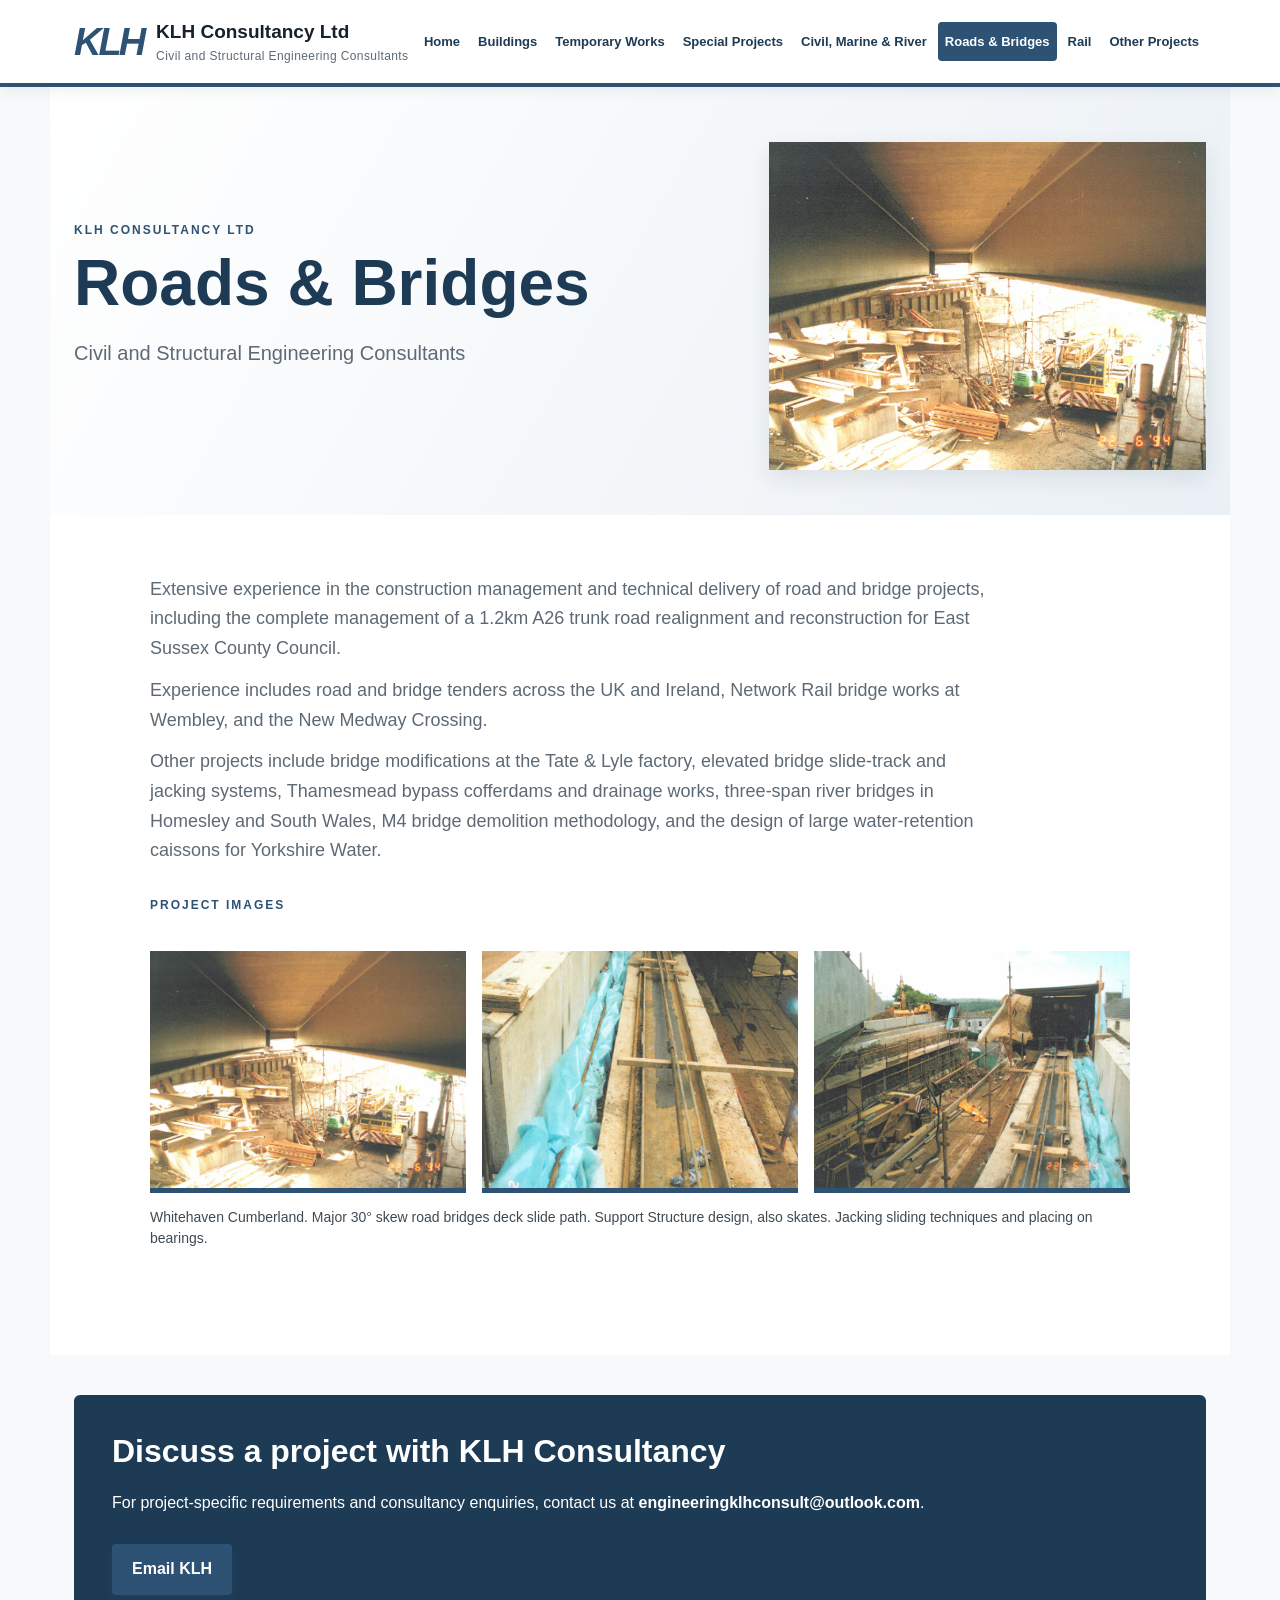
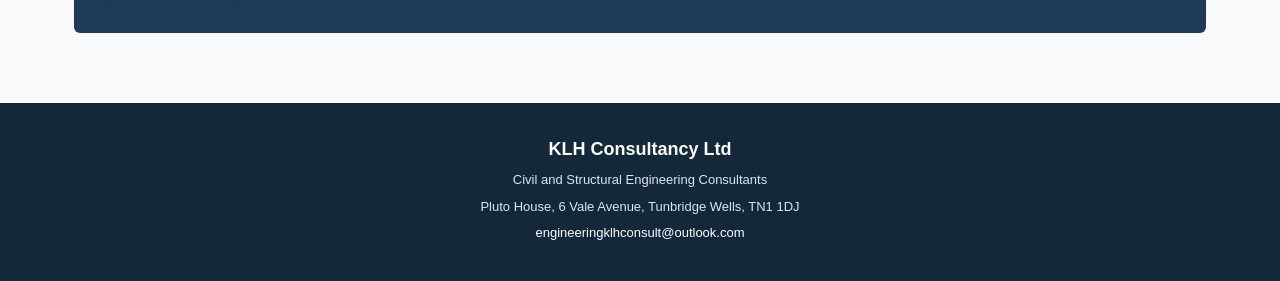
<file: roads-bridges.html>
<!doctype html><html lang="en"><head><meta charset="utf-8"><meta name="viewport" content="width=device-width,initial-scale=1"><title>Roads &amp; Bridges | KLH Consultancy</title><meta name="description" content="KLH Consultancy Ltd – civil and structural engineering consultants."><link rel="stylesheet" href="style.css"></head><body><header><div class="header-inner"><a class="brand" href="index.html"><div class="klh">KLH</div><div><strong>KLH Consultancy Ltd</strong><span>Civil and Structural Engineering Consultants</span></div></a><button class="menu" type="button" aria-label="Menu" onclick="document.body.classList.toggle('nav-open')">☰</button><nav><a href="index.html">Home</a><a href="buildings.html">Buildings</a><a href="temporary-works.html">Temporary Works</a><a href="special-projects.html">Special Projects</a><a href="marine-river.html">Civil, Marine &amp; River</a><a class="active" href="roads-bridges.html">Roads &amp; Bridges</a><a href="rail.html">Rail</a><a href="other-projects.html">Other Projects</a></nav></div></header><main><section class="page-hero"><div><p class="eyebrow">KLH CONSULTANCY LTD</p><h1>Roads &amp; Bridges</h1><p class="lead">Civil and Structural Engineering Consultants</p></div><div><button class="zoom hero-shot" type="button" data-full="images/roads-bridges/roads-bridges-01.jpg" data-caption="Whitehaven Cumberland. Major 30° skew road bridges deck slide path. Support Structure design, also skates. Jacking sliding techniques and placing on bearings."><img src="images/roads-bridges/roads-bridges-01.jpg" alt="Roads &amp; Bridges"></button></div></section><div class="content-wrap"><article class="content"><div class="content-intro"><p>Extensive experience in the construction management and technical delivery of road and bridge projects, including the complete management of a 1.2km A26 trunk road realignment and reconstruction for East Sussex County Council.</p><p>Experience includes road and bridge tenders across the UK and Ireland, Network Rail bridge works at Wembley, and the New Medway Crossing.</p><p>Other projects include bridge modifications at the Tate &amp; Lyle factory, elevated bridge slide-track and jacking systems, Thamesmead bypass cofferdams and drainage works, three-span river bridges in Homesley and South Wales, M4 bridge demolition methodology, and the design of large water-retention caissons for Yorkshire Water.</p></div><p class="section-label">PROJECT IMAGES</p><div class="gallery has-shared" style="--n:3"><figure class="shot"><button class="zoom" type="button" data-full="images/roads-bridges/roads-bridges-01.jpg" data-caption="Whitehaven Cumberland. Major 30° skew road bridges deck slide path. Support Structure design, also skates. Jacking sliding techniques and placing on bearings."><img src="images/roads-bridges/roads-bridges-01.jpg" alt="Whitehaven Cumberland. Major 30° skew road bridges deck slide path. Support Structure desi" loading="lazy"></button></figure><figure class="shot"><button class="zoom" type="button" data-full="images/roads-bridges/roads-bridges-02.jpg" data-caption="Whitehaven Cumberland. Major 30° skew road bridges deck slide path. Support Structure design, also skates. Jacking sliding techniques and placing on bearings."><img src="images/roads-bridges/roads-bridges-02.jpg" alt="Whitehaven Cumberland. Major 30° skew road bridges deck slide path. Support Structure desi" loading="lazy"></button></figure><figure class="shot"><button class="zoom" type="button" data-full="images/roads-bridges/roads-bridges-03.jpg" data-caption="Whitehaven Cumberland. Major 30° skew road bridges deck slide path. Support Structure design, also skates. Jacking sliding techniques and placing on bearings."><img src="images/roads-bridges/roads-bridges-03.jpg" alt="Whitehaven Cumberland. Major 30° skew road bridges deck slide path. Support Structure desi" loading="lazy"></button></figure></div><p class="gallery-caption">Whitehaven Cumberland. Major 30° skew road bridges deck slide path. Support Structure design, also skates. Jacking sliding techniques and placing on bearings.</p></article></div><section class="cta"><h2>Discuss a project with KLH Consultancy</h2><p>For project-specific requirements and consultancy enquiries, contact us at <strong>engineeringklhconsult@outlook.com</strong>.</p><a class="button" href="mailto:engineeringklhconsult@outlook.com">Email KLH</a></section></main><footer><strong>KLH Consultancy Ltd</strong><p>Civil and Structural Engineering Consultants</p><p>Pluto House, 6 Vale Avenue, Tunbridge Wells, TN1 1DJ</p><p class="footer-email"><a href="mailto:engineeringklhconsult@outlook.com">engineeringklhconsult@outlook.com</a></p></footer><script src="script.js"></script></body></html>
</file>
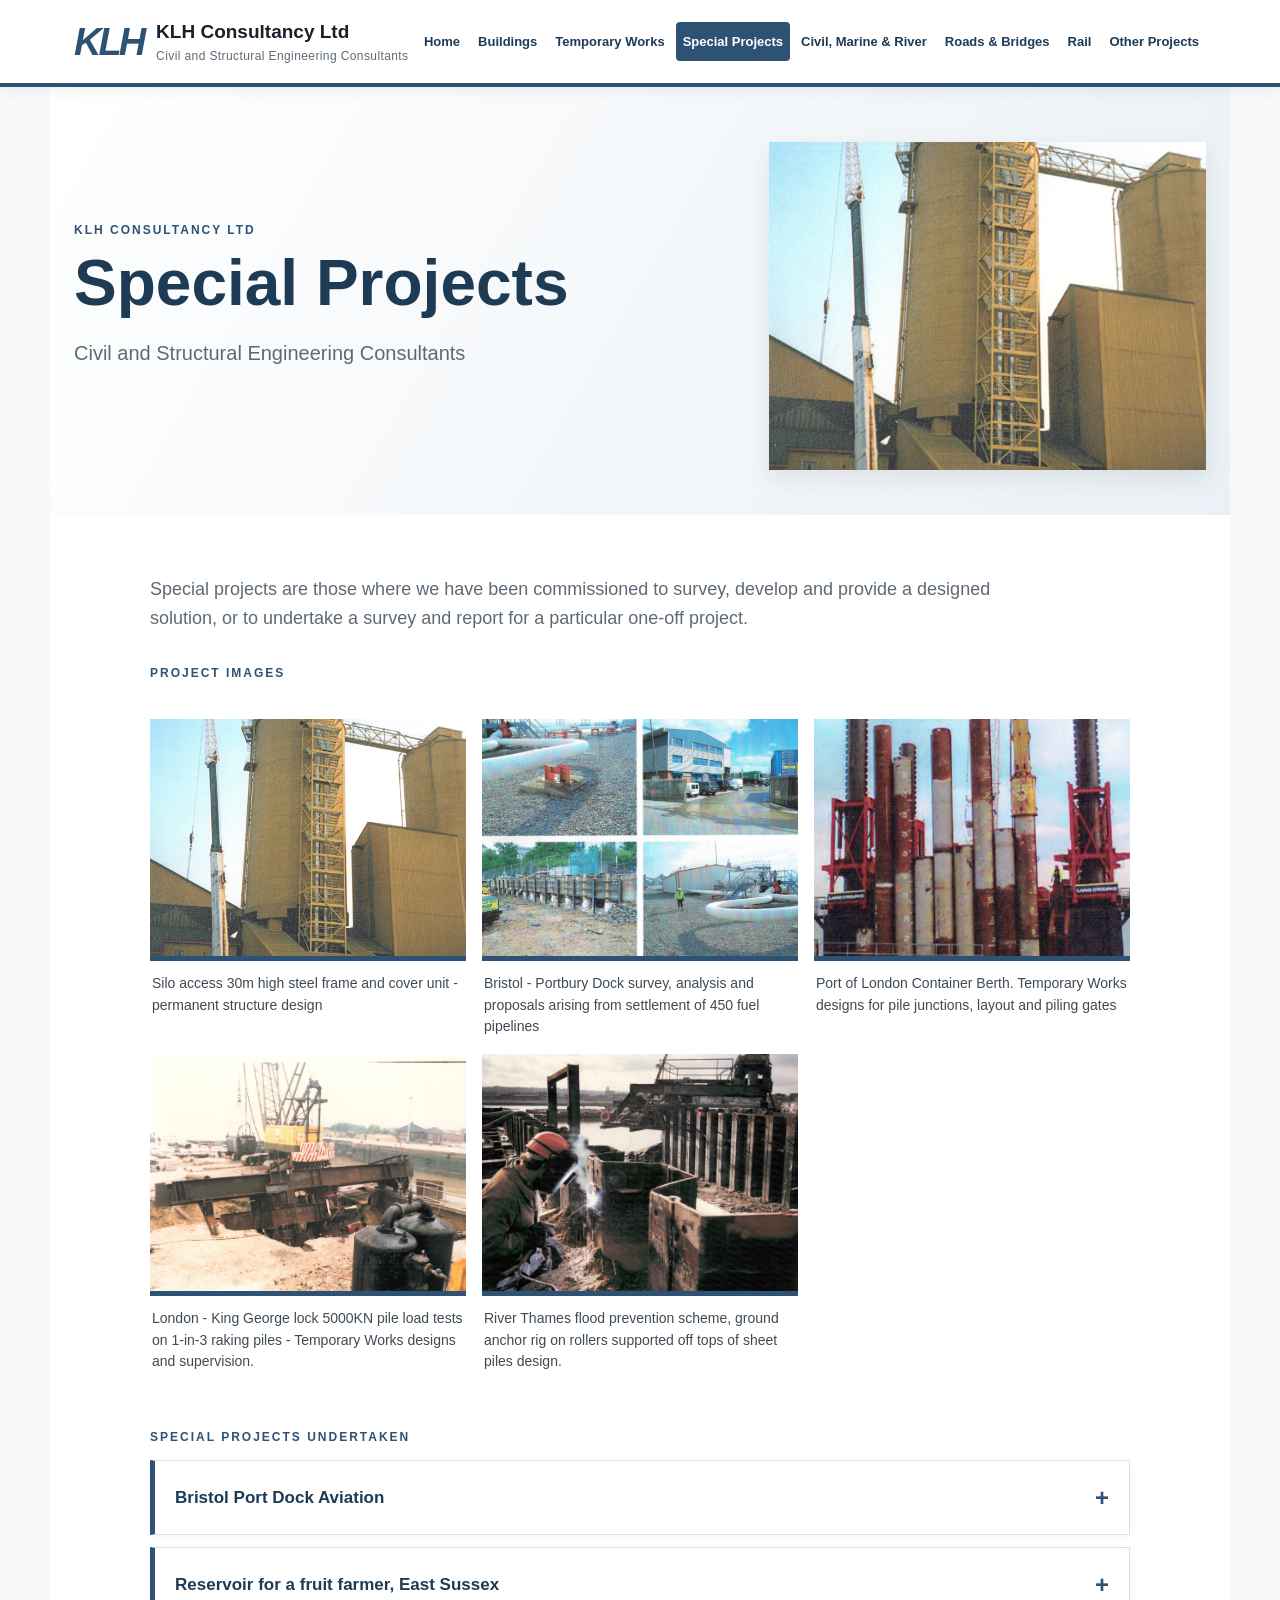
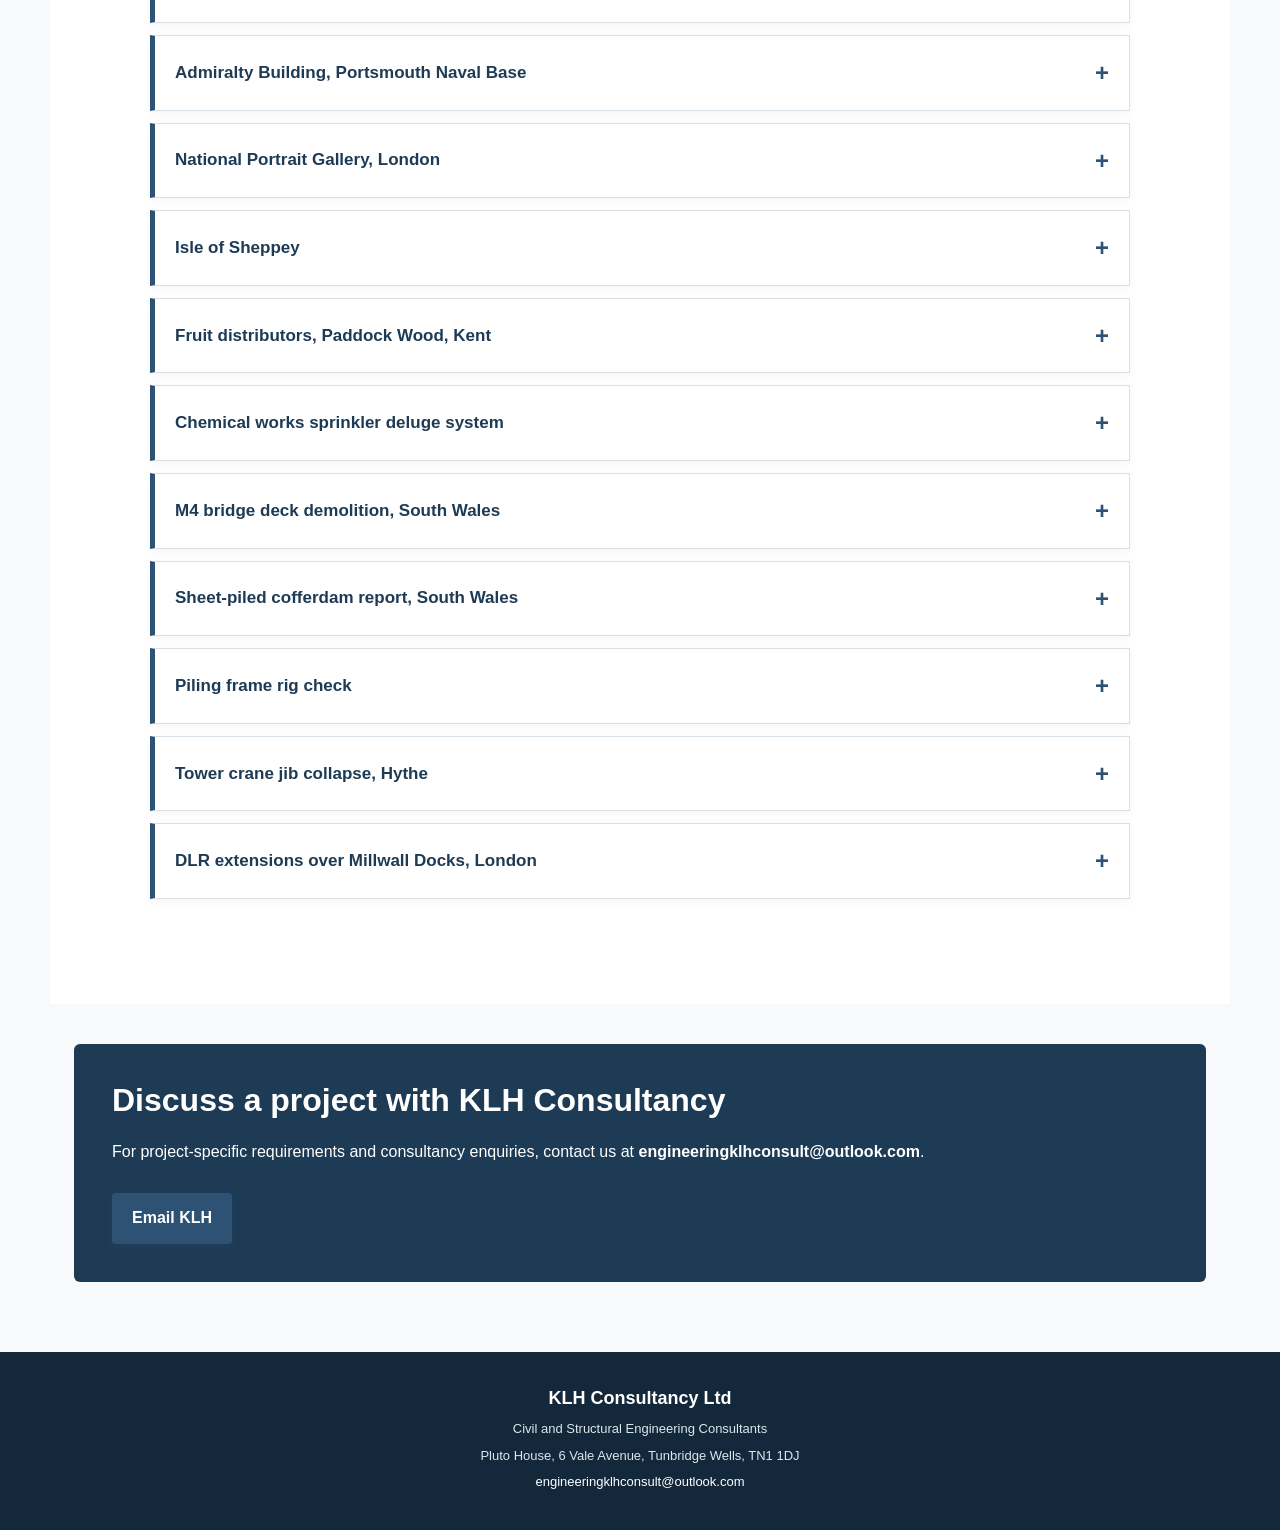
<file: special-projects.html>
<!doctype html><html lang="en"><head><meta charset="utf-8"><meta name="viewport" content="width=device-width,initial-scale=1"><title>Special Projects | KLH Consultancy</title><meta name="description" content="KLH Consultancy Ltd – civil and structural engineering consultants."><link rel="stylesheet" href="style.css"></head><body><header><div class="header-inner"><a class="brand" href="index.html"><div class="klh">KLH</div><div><strong>KLH Consultancy Ltd</strong><span>Civil and Structural Engineering Consultants</span></div></a><button class="menu" type="button" aria-label="Menu" onclick="document.body.classList.toggle('nav-open')">☰</button><nav><a href="index.html">Home</a><a href="buildings.html">Buildings</a><a href="temporary-works.html">Temporary Works</a><a class="active" href="special-projects.html">Special Projects</a><a href="marine-river.html">Civil, Marine &amp; River</a><a href="roads-bridges.html">Roads &amp; Bridges</a><a href="rail.html">Rail</a><a href="other-projects.html">Other Projects</a></nav></div></header><main><section class="page-hero"><div><p class="eyebrow">KLH CONSULTANCY LTD</p><h1>Special Projects</h1><p class="lead">Civil and Structural Engineering Consultants</p></div><div><button class="zoom hero-shot" type="button" data-full="images/special-projects/special-projects-01.jpg" data-caption="Silo access 30m high steel frame and cover unit - permanent structure design"><img src="images/special-projects/special-projects-01.jpg" alt="Special Projects"></button></div></section><div class="content-wrap"><article class="content"><div class="content-intro"><p>Special projects are those where we have been commissioned to survey, develop and provide a designed solution, or to undertake a survey and report for a particular one-off project.</p></div><p class="section-label">PROJECT IMAGES</p><div class="gallery" style="--n:3"><figure class="shot"><button class="zoom" type="button" data-full="images/special-projects/special-projects-01.jpg" data-caption="Silo access 30m high steel frame and cover unit - permanent structure design"><img src="images/special-projects/special-projects-01.jpg" alt="Silo access 30m high steel frame and cover unit - permanent structure design" loading="lazy"></button><figcaption>Silo access 30m high steel frame and cover unit - permanent structure design</figcaption></figure><figure class="shot"><button class="zoom" type="button" data-full="images/special-projects/special-projects-02.jpg" data-caption="Bristol - Portbury Dock survey, analysis and proposals arising from settlement of 450 fuel pipelines"><img src="images/special-projects/special-projects-02.jpg" alt="Bristol - Portbury Dock survey, analysis and proposals arising from settlement of 450 fuel" loading="lazy"></button><figcaption>Bristol - Portbury Dock survey, analysis and proposals arising from settlement of 450 fuel pipelines</figcaption></figure><figure class="shot"><button class="zoom" type="button" data-full="images/special-projects/special-projects-03.jpg" data-caption="Port of London Container Berth. Temporary Works designs for pile junctions, layout and piling gates"><img src="images/special-projects/special-projects-03.jpg" alt="Port of London Container Berth. Temporary Works designs for pile junctions, layout and pil" loading="lazy"></button><figcaption>Port of London Container Berth. Temporary Works designs for pile junctions, layout and piling gates</figcaption></figure><figure class="shot"><button class="zoom" type="button" data-full="images/special-projects/special-projects-04.jpg" data-caption="London - King George lock 5000KN pile load tests on 1-in-3 raking piles - Temporary Works designs and supervision."><img src="images/special-projects/special-projects-04.jpg" alt="London - King George lock 5000KN pile load tests on 1-in-3 raking piles - Temporary Works " loading="lazy"></button><figcaption>London - King George lock 5000KN pile load tests on 1-in-3 raking piles - Temporary Works designs and supervision.</figcaption></figure><figure class="shot"><button class="zoom" type="button" data-full="images/special-projects/special-projects-05.jpg" data-caption="River Thames flood prevention scheme, ground anchor rig on rollers supported off tops of sheet piles design."><img src="images/special-projects/special-projects-05.jpg" alt="River Thames flood prevention scheme, ground anchor rig on rollers supported off tops of s" loading="lazy"></button><figcaption>River Thames flood prevention scheme, ground anchor rig on rollers supported off tops of sheet piles design.</figcaption></figure></div><p class="section-label">SPECIAL PROJECTS UNDERTAKEN</p><div class="accordion"><details><summary>Bristol Port Dock Aviation</summary><div class="detail-body"><p>450mm dia. fuel pipelines, 450mm dia. valves and pump connections. Survey and stress-check analysis of pipelines and supports.</p></div></details><details><summary>Reservoir for a fruit farmer, East Sussex</summary><div class="detail-body"><p>1.8-million-gallon lake/reservoir designed using imported local fill material for the perimeter bund for a fruit farmer in East Sussex.</p></div></details><details><summary>Admiralty Building, Portsmouth Naval Base</summary><div class="detail-body"><p>Removal of steel mast and yardarm by extraction through the central tower. A mobile crane with a 37m-high jib was required, together with shear plates on steel masts and a lifting clamp designed to stabilise the yardarm.</p></div></details><details><summary>National Portrait Gallery, London</summary><div class="detail-body"><p>Design of a scaffold support frame for the main steelwork erection.</p></div></details><details><summary>Isle of Sheppey</summary><div class="detail-body"><p>Independent loading check on a 20-tonne excavator on a clay flood bank and design of a track excavator support frame with timber decking.</p></div></details><details><summary>Fruit distributors, Paddock Wood, Kent</summary><div class="detail-body"><p>Check on a large underground reinforced-concrete tank to determine whether the roof slab could withstand the loading from 40-tonne trucks parked on top of it.</p></div></details><details><summary>Chemical works sprinkler deluge system</summary><div class="detail-body"><p>Ring main and pumping-station foundations for a sprinkler deluge system at chemical works.</p></div></details><details><summary>M4 bridge deck demolition, South Wales</summary><div class="detail-body"><p>Demolition of prestressed bridge decks over the M4, South Wales.</p></div></details><details><summary>Sheet-piled cofferdam report, South Wales</summary><div class="detail-body"><p>Report on sheet-piled cofferdam construction, South Wales.</p></div></details><details><summary>Piling frame rig check</summary><div class="detail-body"><p>Structural check on a leader piling-frame rig, including stability and components.</p></div></details><details><summary>Tower crane jib collapse, Hythe</summary><div class="detail-body"><p>Report for insurers.</p></div></details><details><summary>DLR extensions over Millwall Docks, London</summary><div class="detail-body"><p>Design of an acoustic steel-frame box for an 18-tonne piling hammer to reduce noise.</p></div></details></div></article></div><section class="cta"><h2>Discuss a project with KLH Consultancy</h2><p>For project-specific requirements and consultancy enquiries, contact us at <strong>engineeringklhconsult@outlook.com</strong>.</p><a class="button" href="mailto:engineeringklhconsult@outlook.com">Email KLH</a></section></main><footer><strong>KLH Consultancy Ltd</strong><p>Civil and Structural Engineering Consultants</p><p>Pluto House, 6 Vale Avenue, Tunbridge Wells, TN1 1DJ</p><p class="footer-email"><a href="mailto:engineeringklhconsult@outlook.com">engineeringklhconsult@outlook.com</a></p></footer><script src="script.js"></script></body></html>
</file>
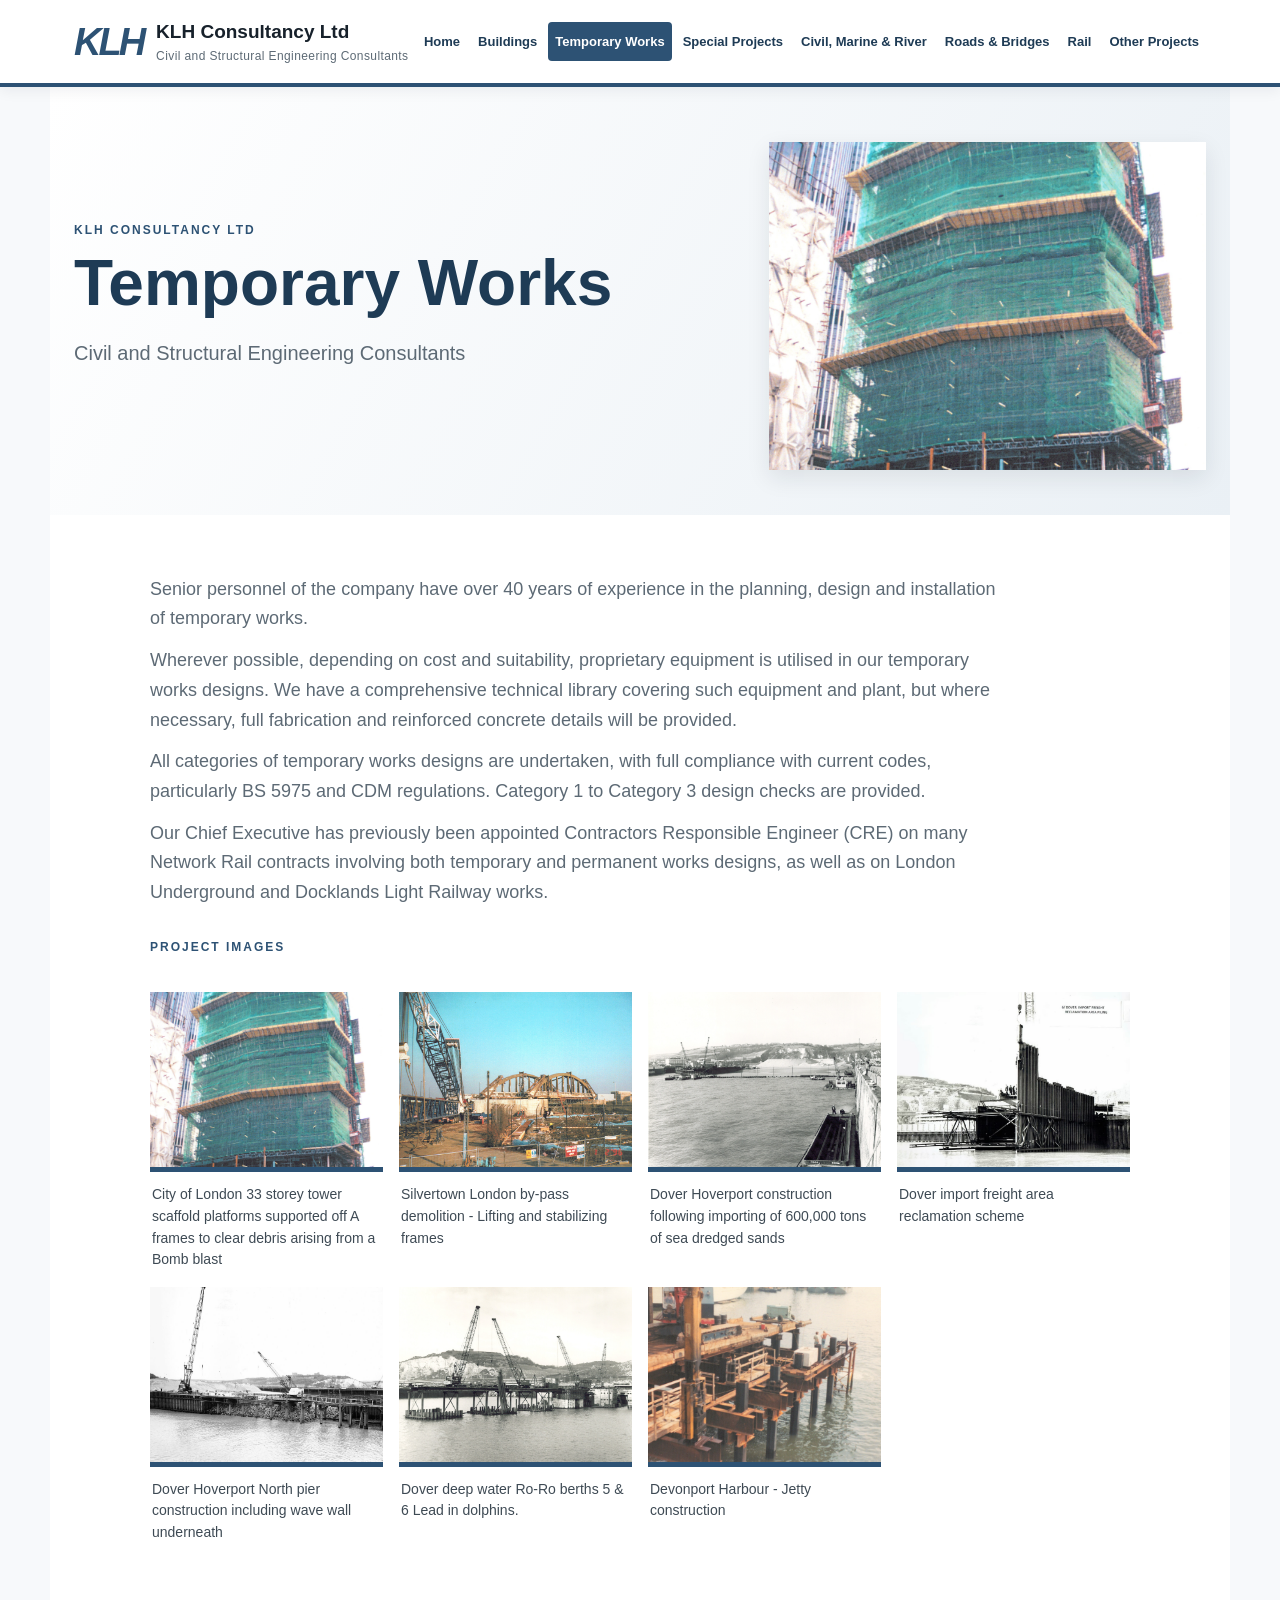
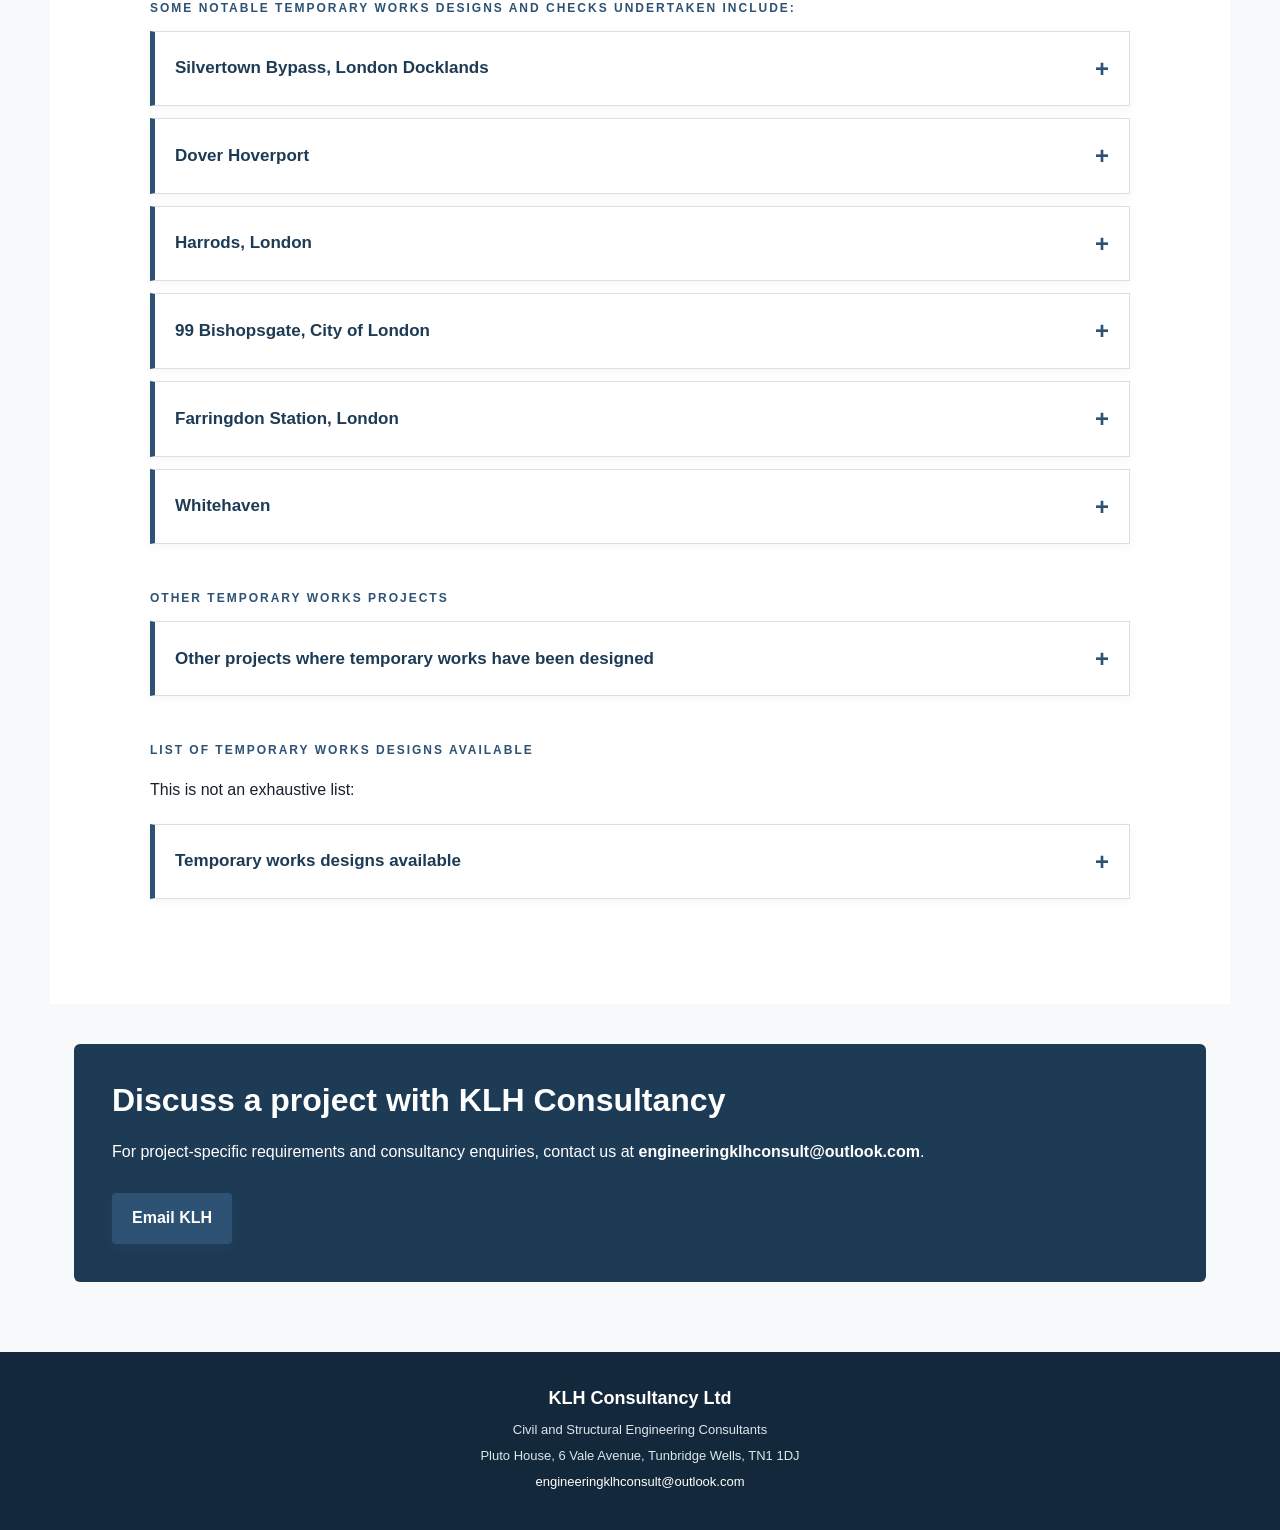
<file: temporary-works.html>
<!doctype html><html lang="en"><head><meta charset="utf-8"><meta name="viewport" content="width=device-width,initial-scale=1"><title>Temporary Works | KLH Consultancy</title><meta name="description" content="KLH Consultancy Ltd – civil and structural engineering consultants."><link rel="stylesheet" href="style.css"></head><body><header><div class="header-inner"><a class="brand" href="index.html"><div class="klh">KLH</div><div><strong>KLH Consultancy Ltd</strong><span>Civil and Structural Engineering Consultants</span></div></a><button class="menu" type="button" aria-label="Menu" onclick="document.body.classList.toggle('nav-open')">☰</button><nav><a href="index.html">Home</a><a href="buildings.html">Buildings</a><a class="active" href="temporary-works.html">Temporary Works</a><a href="special-projects.html">Special Projects</a><a href="marine-river.html">Civil, Marine &amp; River</a><a href="roads-bridges.html">Roads &amp; Bridges</a><a href="rail.html">Rail</a><a href="other-projects.html">Other Projects</a></nav></div></header><main><section class="page-hero"><div><p class="eyebrow">KLH CONSULTANCY LTD</p><h1>Temporary Works</h1><p class="lead">Civil and Structural Engineering Consultants</p></div><div><button class="zoom hero-shot" type="button" data-full="images/temporary-works/temporary-works-01.jpg" data-caption="City of London 33 storey tower scaffold platforms supported off A frames to clear debris arising from a Bomb blast"><img src="images/temporary-works/temporary-works-01.jpg" alt="Temporary Works"></button></div></section><div class="content-wrap"><article class="content"><div class="content-intro"><p>Senior personnel of the company have over 40 years of experience in the planning, design and installation of temporary works.</p><p>Wherever possible, depending on cost and suitability, proprietary equipment is utilised in our temporary works designs. We have a comprehensive technical library covering such equipment and plant, but where necessary, full fabrication and reinforced concrete details will be provided.</p><p>All categories of temporary works designs are undertaken, with full compliance with current codes, particularly BS 5975 and CDM regulations. Category 1 to Category 3 design checks are provided.</p><p>Our Chief Executive has previously been appointed Contractors Responsible Engineer (CRE) on many Network Rail contracts involving both temporary and permanent works designs, as well as on London Underground and Docklands Light Railway works.</p></div><p class="section-label">PROJECT IMAGES</p><div class="gallery" style="--n:4"><figure class="shot"><button class="zoom" type="button" data-full="images/temporary-works/temporary-works-01.jpg" data-caption="City of London 33 storey tower scaffold platforms supported off A frames to clear debris arising from a Bomb blast"><img src="images/temporary-works/temporary-works-01.jpg" alt="City of London 33 storey tower scaffold platforms supported off A frames to clear debris a" loading="lazy"></button><figcaption>City of London 33 storey tower scaffold platforms supported off A frames to clear debris arising from a Bomb blast</figcaption></figure><figure class="shot"><button class="zoom" type="button" data-full="images/temporary-works/temporary-works-02.jpg" data-caption="Silvertown London by-pass demolition - Lifting and stabilizing frames"><img src="images/temporary-works/temporary-works-02.jpg" alt="Silvertown London by-pass demolition - Lifting and stabilizing frames" loading="lazy"></button><figcaption>Silvertown London by-pass demolition - Lifting and stabilizing frames</figcaption></figure><figure class="shot"><button class="zoom" type="button" data-full="images/temporary-works/temporary-works-03.jpg" data-caption="Dover Hoverport construction following importing of 600,000 tons of sea dredged sands"><img src="images/temporary-works/temporary-works-03.jpg" alt="Dover Hoverport construction following importing of 600,000 tons of sea dredged sands" loading="lazy"></button><figcaption>Dover Hoverport construction following importing of 600,000 tons of sea dredged sands</figcaption></figure><figure class="shot"><button class="zoom" type="button" data-full="images/temporary-works/temporary-works-04.jpg" data-caption="Dover import freight area reclamation scheme"><img src="images/temporary-works/temporary-works-04.jpg" alt="Dover import freight area reclamation scheme" loading="lazy"></button><figcaption>Dover import freight area reclamation scheme</figcaption></figure><figure class="shot"><button class="zoom" type="button" data-full="images/temporary-works/temporary-works-05.jpg" data-caption="Dover Hoverport North pier construction including wave wall underneath"><img src="images/temporary-works/temporary-works-05.jpg" alt="Dover Hoverport North pier construction including wave wall underneath" loading="lazy"></button><figcaption>Dover Hoverport North pier construction including wave wall underneath</figcaption></figure><figure class="shot"><button class="zoom" type="button" data-full="images/temporary-works/temporary-works-06.jpg" data-caption="Dover deep water Ro-Ro berths 5 &amp; 6 Lead in dolphins."><img src="images/temporary-works/temporary-works-06.jpg" alt="Dover deep water Ro-Ro berths 5 &amp; 6 Lead in dolphins." loading="lazy"></button><figcaption>Dover deep water Ro-Ro berths 5 &amp; 6 Lead in dolphins.</figcaption></figure><figure class="shot"><button class="zoom" type="button" data-full="images/temporary-works/temporary-works-07.jpg" data-caption="Devonport Harbour - Jetty construction"><img src="images/temporary-works/temporary-works-07.jpg" alt="Devonport Harbour - Jetty construction" loading="lazy"></button><figcaption>Devonport Harbour - Jetty construction</figcaption></figure></div><p class="section-label">SOME NOTABLE TEMPORARY WORKS DESIGNS AND CHECKS UNDERTAKEN INCLUDE:</p><div class="accordion"><details><summary>Silvertown Bypass, London Docklands</summary><div class="detail-body"><p>Methodology for the demolition of the reinforced concrete Silvertown Bypass, including several approach spans and a central bow-string reinforced concrete span over rail tracks, cutting and major carriageway. A completely alternative temporary works design was produced and successfully executed in place of the design produced by the Local Authority, achieving substantial savings. Special driving techniques were used, and lifting frames were designed for two separate 260-tonne girder lifts. A 1,200-tonne mobile crane was used, requiring temporary works pile caps to support it, together with a substantial crash deck spanning the road and rail cutting.</p></div></details><details><summary>Dover Hoverport</summary><div class="detail-body"><p>Temporary works for the construction of the Hoverport in the Western Docks, Dover, comprising two 200m-long, two-walled sheet-piled cofferdams constructed using overhand working techniques. Strengthening Prince of Wales Pier bents to support 45-tonne crawler cranes with 5-tonne piling impact hammers. Piling gates and supports for 45-tonne cranes, with temporary beams supported from shear plates and clamps attached to driven permanent bearing piles. A 200m jetty deck with a rock wave-absorption wall beneath it. Soffit jack-up rolling formwork was designed to cast the 0.8m-thick jetty deck.</p></div></details><details><summary>Harrods, London</summary><div class="detail-body"><p>Removal of six large cable-hoist lifts in the centre of Harrods, London, and their replacement with 14 escalators, with the store remaining open throughout these substantial modifications. Eight floors with stairwells and landings were either suspended from pairs of full-strength spliced 900 UB sections welded to existing steel columns using steel hanger rods, or propped from the basement using beam flanges, flat jacks and resin jacks to reduce movement.</p></div></details><details><summary>99 Bishopsgate, City of London</summary><div class="detail-body"><p>The entire 33-storey building was badly damaged by a major IRA bomb. Special scaffold support platforms and A-frames were designed for complete scaffolding around the perimeter of the tower block in eight-floor units. Scaffolding platforms were designed to accommodate loads from removed external steel frames and debris. Temporary bridging and propping were provided to damaged basement areas, together with substantial temporary strutting to basement walls and temporary decking to support plant and cranes over basement areas.</p></div></details><details><summary>Farringdon Station, London</summary><div class="detail-body"><p>Jointly used by Network Rail and London Underground. Consultancy work was undertaken under an NEC contract, employed by a joint venture of international contractors. Produced Design Approval in Principle (AIP) and Conceptual Design Statements (CDS), together with full documentation and completed designs, including AutoCAD drawings. Strengthening vaults and arches to support loads from the outrigger legs of large mobile cranes.</p></div></details><details><summary>Whitehaven</summary><div class="detail-body"><p>Major road bridge deck slide-path structures on a 1-in-7 slope, including the sliding operation to move the deck into position and jack it down onto bearings.</p></div></details></div><p class="section-label">OTHER TEMPORARY WORKS PROJECTS</p><div class="accordion"><details><summary>Other projects where temporary works have been designed</summary><div class="detail-body"><ul><li>Two tunnels under the Thames and approaches – appointed as Temporary Works Category 2 checkers for a 0.9m-thick roof slab and falsework. Designed diaphragm wall beam fixings.</li><li>Dublin Port Tunnel – cross-strutting and temporary services bridging across wide-cut approaches.</li><li>Network Rail and London Underground works on numerous sites.</li><li>22-storey building foundations at ground level for scaffolding and 22 access platforms, plus 25m spans over ground floor extensions.</li><li>Greenwich Peninsula Millennium Site, London – sheet-piled walls.</li><li>King Post Pile shoring to office block basement</li><li>Tate Gallery, South Bank, London.</li><li>Tower crane foundations on various sites.</li><li>New Bond Street – six- to seven-story building major alterations, including design and checks of lateral stability bracing and propping to floors.</li><li>Civil enabling works at Liverpool Street Station for Crossrail.</li></ul></div></details></div><p class="section-label">LIST OF TEMPORARY WORKS DESIGNS AVAILABLE</p><p>This is not an exhaustive list:</p><div class="accordion"><details><summary>Temporary works designs available</summary><div class="detail-body"><ul><li>Falsework and scaffolding</li><li>Formwork</li><li>Cofferdams</li><li>Piling for foundations and retaining structures, including bored piles, CFA, contiguous, combi and sheet piling</li><li>Piling and impact hammer selection advice</li><li>Support to the sides of trenches</li><li>Headings and thrust-bore chambers</li><li>Piling frames</li><li>Tower crane bases, piling mats and carpets for heavy plant</li><li>Temporary bridges</li><li>Demolition temporary support</li><li>Support to large, deep basement excavations</li><li>Elevated working platforms for vehicles and ready-mix trucks</li><li>Underpinning</li><li>Crash decks</li><li>Bridge slide techniques and slide-path support structures</li><li>Temporary jetties, wharfs and leading-in dolphins</li><li>Pontoon design and stability checks</li><li>Strutting to diaphragm reinforced-concrete walls for large basements and launch chambers</li><li>Steelwork detailing</li><li>Reinforced-concrete reinforcement detailing and scheduling</li><li>Checking of falsework for casting bridge decks and large areas of covered approaches to tunnels</li><li>Façade support and existing retaining-wall support</li><li>Heavy lifts and lifting techniques, including lifting-beam design</li><li>Top-down construction techniques</li><li>Checking of proprietary support structures</li><li>Reinforced-concrete water-retention caissons, 12–15m diameter and up to 12m deep (permanent works design)</li><li>Temporary drainage systems</li></ul></div></details></div></article></div><section class="cta"><h2>Discuss a project with KLH Consultancy</h2><p>For project-specific requirements and consultancy enquiries, contact us at <strong>engineeringklhconsult@outlook.com</strong>.</p><a class="button" href="mailto:engineeringklhconsult@outlook.com">Email KLH</a></section></main><footer><strong>KLH Consultancy Ltd</strong><p>Civil and Structural Engineering Consultants</p><p>Pluto House, 6 Vale Avenue, Tunbridge Wells, TN1 1DJ</p><p class="footer-email"><a href="mailto:engineeringklhconsult@outlook.com">engineeringklhconsult@outlook.com</a></p></footer><script src="script.js"></script></body></html>
</file>
<file: style.css>
:root{--blue:#2D5274;--blue-dark:#1e3b55;--blue-light:#eaf0f5;--ink:#17212b;--muted:#5d6a75;--line:#d8e0e7;--white:#fff;--bg:#f7f9fb}
*{box-sizing:border-box}html{scroll-behavior:smooth}body{margin:0;font-family:Arial,Helvetica,sans-serif;color:var(--ink);background:var(--bg);line-height:1.65}a{color:inherit;text-decoration:none}header{position:sticky;top:0;z-index:20;background:var(--white);border-bottom:4px solid var(--blue);box-shadow:0 3px 14px #17212b12}.header-inner{max-width:1180px;margin:auto;display:flex;align-items:center;justify-content:space-between;padding:16px 24px}.brand{display:flex;align-items:center;gap:13px}.klh{font-size:38px;font-weight:800;font-style:italic;letter-spacing:-3px;color:var(--blue);line-height:1}.brand strong{display:block;font-size:19px}.brand span{display:block;color:var(--muted);font-size:12px;letter-spacing:.4px}.menu{display:none;border:0;background:var(--blue);color:white;border-radius:4px;padding:8px 12px;font-size:20px}nav{display:flex;gap:4px;flex-wrap:wrap;justify-content:flex-end}nav a{padding:9px 10px;font-size:13px;font-weight:700;color:var(--blue-dark);border-radius:4px}nav a:hover,nav a.active{background:var(--blue);color:white}main{max-width:1180px;margin:auto}.hero,.page-hero{display:grid;grid-template-columns:1.2fr .8fr;gap:40px;align-items:center;padding:70px 24px 55px;background:linear-gradient(120deg,var(--white),var(--blue-light))}.hero{max-width:none;margin:0 calc((1180px - 100vw)/2);padding-left:max(24px,calc((100vw - 1132px)/2));padding-right:max(24px,calc((100vw - 1132px)/2))}.eyebrow{color:var(--blue);font-size:12px;font-weight:800;letter-spacing:2px;margin:0 0 9px}.hero h1,.page-hero h1{font-size:clamp(38px,5vw,64px);line-height:1.05;margin:0 0 15px;color:var(--blue-dark)}h2{font-size:32px;line-height:1.15;color:var(--blue-dark);margin:0 0 20px}h3{color:var(--blue-dark)}.lead{font-size:20px;color:var(--muted)}.hero-copy p{max-width:720px}.button{display:inline-block;background:var(--blue);color:#fff;padding:12px 20px;border-radius:4px;font-weight:700;margin-top:12px;box-shadow:0 4px 10px #2d527433}.button:hover{background:var(--blue-dark)}.placeholder{min-height:210px;border:2px dashed #91a7ba;background:linear-gradient(135deg,#dfe7ee,#f8fafc);display:flex;align-items:center;justify-content:center;flex-direction:column;color:var(--blue);text-align:center;position:relative;overflow:hidden}.placeholder:before{content:'PHOTO';position:absolute;font-size:78px;font-weight:900;color:#2d527410;transform:rotate(-15deg)}.placeholder span,.placeholder small{position:relative;z-index:1}.placeholder span{font-weight:800;letter-spacing:1px}.placeholder small{margin-top:4px;color:var(--muted)}.placeholder.tall{min-height:360px}.intro,.section,.other,.content-wrap{padding:60px 24px}.intro{background:#fff;border-left:7px solid var(--blue);margin-top:28px}.intro p{max-width:1000px}.section{padding-top:45px}.service-grid{display:grid;grid-template-columns:repeat(3,1fr);gap:22px}.service-card{background:white;border:1px solid var(--line);box-shadow:0 8px 22px #17212b0b;transition:.2s;overflow:hidden}.service-card:hover{transform:translateY(-4px);box-shadow:0 12px 28px #17212b18}.service-card .placeholder{min-height:180px;border:0;border-bottom:5px solid var(--blue)}.service-card h3,.service-card .read{display:block;padding:0 20px}.service-card h3{margin:18px 0 4px;font-size:21px}.read{padding-bottom:20px;color:var(--blue);font-weight:800;font-size:13px}.other{background:var(--blue);color:white;margin:20px calc((1180px - 100vw)/2) 0;padding-left:max(24px,calc((100vw - 1132px)/2));padding-right:max(24px,calc((100vw - 1132px)/2))}.other h2,.other .eyebrow{color:white}.other ul{columns:2;padding-left:20px}.cta{margin:40px 24px 70px;padding:38px;background:var(--blue-dark);color:white;border-radius:6px}.cta h2{color:white}.page-hero{margin:0;padding-top:55px;padding-bottom:45px}.content-wrap{background:#fff}.content{max-width:980px;margin:auto}.content-intro{font-size:18px;color:var(--muted);max-width:850px}.gallery{display:grid;grid-template-columns:repeat(3,1fr);gap:16px;margin:35px 0 55px}.gallery .placeholder{min-height:210px;border:0;border-bottom:5px solid var(--blue)}.section-label{font-size:12px;font-weight:800;letter-spacing:2px;color:var(--blue);margin:0 0 10px}.accordion{display:grid;gap:12px;margin:20px 0 45px}.accordion details{background:white;border:1px solid var(--line);border-left:5px solid var(--blue);box-shadow:0 3px 10px #17212b0a}.accordion summary{cursor:pointer;list-style:none;padding:17px 20px;font-weight:800;color:var(--blue-dark);font-size:17px;display:flex;justify-content:space-between;align-items:center}.accordion summary::-webkit-details-marker{display:none}.accordion summary:after{content:'+';font-size:24px;color:var(--blue)}.accordion details[open] summary{background:var(--blue-light)}.accordion details[open] summary:after{content:'−'}.accordion .detail-body{padding:0 20px 20px;color:#3e4a54}.project-note{margin-top:8px;color:var(--muted);font-style:italic}.subservice{background:white;border:1px solid var(--line);border-left:5px solid var(--blue);padding:28px;margin-bottom:18px;box-shadow:0 4px 14px #17212b0a}.subservice h2{font-size:25px;margin-bottom:12px}.subservice ul{margin-bottom:0}.contact-card{background:white;border:1px solid var(--line);border-top:7px solid var(--blue);padding:35px;max-width:720px;box-shadow:0 8px 25px #17212b0d}.contact-item{padding:15px 0;border-bottom:1px solid var(--line)}.contact-item:last-child{border:0}.contact-item strong{display:block;color:var(--blue);font-size:12px;text-transform:uppercase;letter-spacing:1.5px}.contact-item a{color:var(--blue);font-weight:700}footer{background:#13283a;color:#dce6ed;text-align:center;padding:32px 24px}footer strong{font-size:18px;color:#fff}footer p{margin:5px 0;font-size:13px}.footer-email{color:#fff}.note{padding:14px 18px;background:var(--blue-light);border-left:4px solid var(--blue);margin:25px 0}.mobile-spacer{display:none}

/* ---- additions: photo gallery, lightbox, tile images ---- */
.gallery{grid-template-columns:repeat(var(--n,3),1fr);align-items:start}
.shot{margin:0}
.zoom{display:block;width:100%;padding:0;border:0;border-bottom:5px solid var(--blue);background:var(--blue-light);cursor:zoom-in;overflow:hidden}
.zoom img{display:block;width:100%;aspect-ratio:4/3;object-fit:cover;transition:transform .25s}
.zoom:hover img,.zoom:focus-visible img{transform:scale(1.04)}
.zoom:focus-visible{outline:3px solid var(--blue);outline-offset:2px}
.shot figcaption{margin:12px 2px 0;font-size:14px;line-height:1.55;color:#3e4a54}
.hero-shot{border:0;box-shadow:0 8px 22px #17212b18}
.hero-shot img{aspect-ratio:4/3}
.tile-img{display:block;width:100%;aspect-ratio:4/3;object-fit:cover;border-bottom:5px solid var(--blue)}
.content-intro{font-size:18px;color:var(--muted);max-width:850px;margin-bottom:30px}
.content-intro p{margin:0 0 12px}
.accordion ul{margin:0;padding-left:22px}.accordion li{margin-bottom:8px}
.accordion .detail-body p{margin:0 0 12px}
.section-label+.accordion{margin-top:12px}
.footer-email a{color:#fff}
.gallery.has-shared{margin-bottom:14px}
.gallery-caption{margin:0 0 45px;font-size:14px;line-height:1.55;color:#3e4a54}
.page-hero.centered{grid-template-columns:1fr;text-align:center}
@media(min-width:901px){nav{flex-wrap:nowrap}nav a{padding:9px 7px;white-space:nowrap}}
.lightbox{position:fixed;inset:0;z-index:100;display:none;align-items:center;justify-content:center;flex-direction:column;background:#0b1620ee;padding:24px}
.lightbox.open{display:flex}
.lightbox img{max-width:92vw;max-height:78vh;object-fit:contain;box-shadow:0 10px 40px #000a;background:#fff}
.lightbox p{color:#e8eef3;max-width:900px;text-align:center;margin:16px 0 0;font-size:15px;line-height:1.5}
.lightbox button{position:absolute;border:0;background:#ffffff22;color:#fff;font-size:28px;line-height:1;width:48px;height:48px;border-radius:50%;cursor:pointer}
.lightbox button:hover,.lightbox button:focus-visible{background:#ffffff55}
.lb-close{top:18px;right:18px}.lb-prev{left:18px;top:50%;margin-top:-24px}.lb-next{right:18px;top:50%;margin-top:-24px}
@media(max-width:600px){.lb-prev,.lb-next{top:auto;bottom:18px;margin:0}.lb-prev{left:30%}.lb-next{right:30%}}

@media(max-width:900px){header{position:relative}.header-inner{align-items:flex-start}.menu{display:block}nav{display:none;position:absolute;left:0;right:0;top:100%;background:#fff;padding:12px 20px;border-bottom:3px solid var(--blue);box-shadow:0 8px 18px #17212b18}body.nav-open nav{display:flex;flex-direction:column}nav a{width:100%}.hero,.page-hero{grid-template-columns:1fr}.hero{margin:0}.service-grid{grid-template-columns:repeat(2,1fr)}.gallery{grid-template-columns:1fr 1fr}.other{margin-left:0;margin-right:0}}
@media(max-width:600px){.brand span{display:none}.brand strong{font-size:16px}.klh{font-size:32px}.service-grid,.gallery{grid-template-columns:1fr}.hero,.page-hero{padding-top:42px}.other ul{columns:1}.intro,.section,.other,.content-wrap{padding-left:18px;padding-right:18px}.cta{margin-left:18px;margin-right:18px}}
</file>
